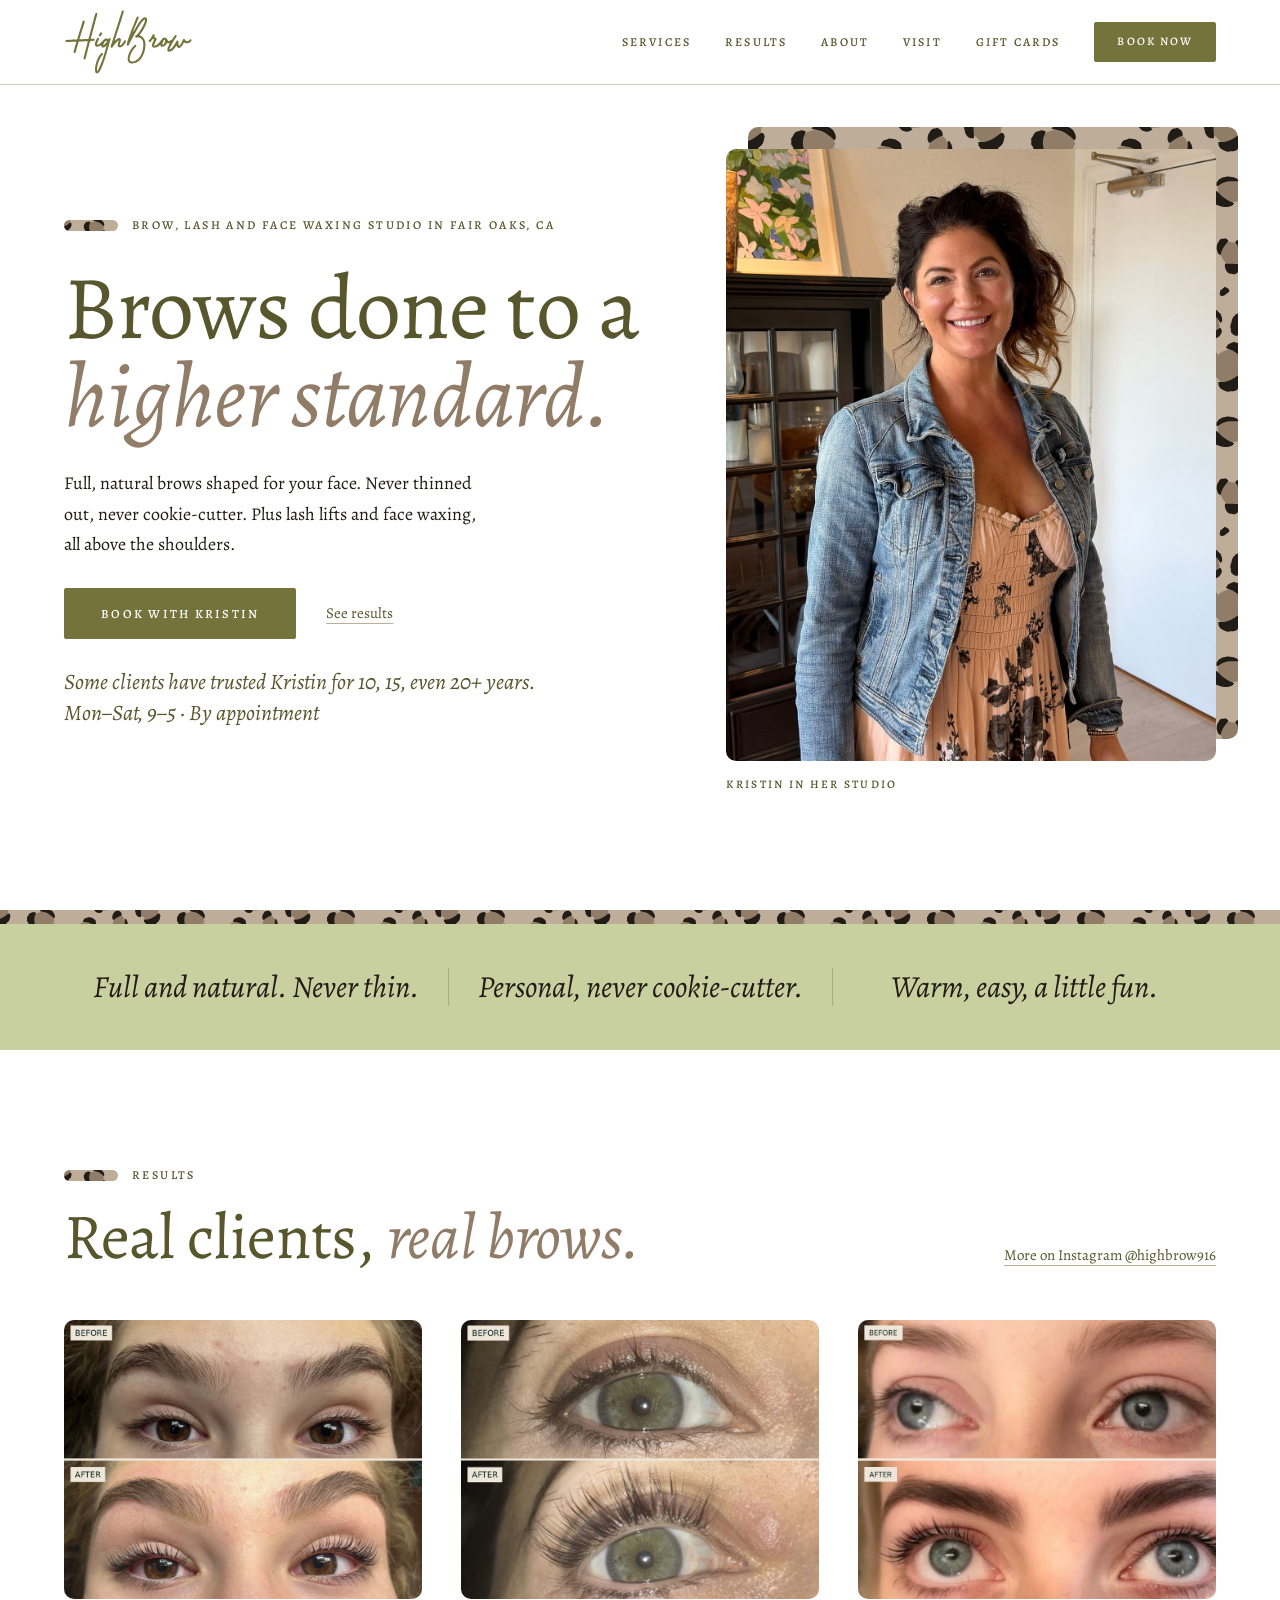
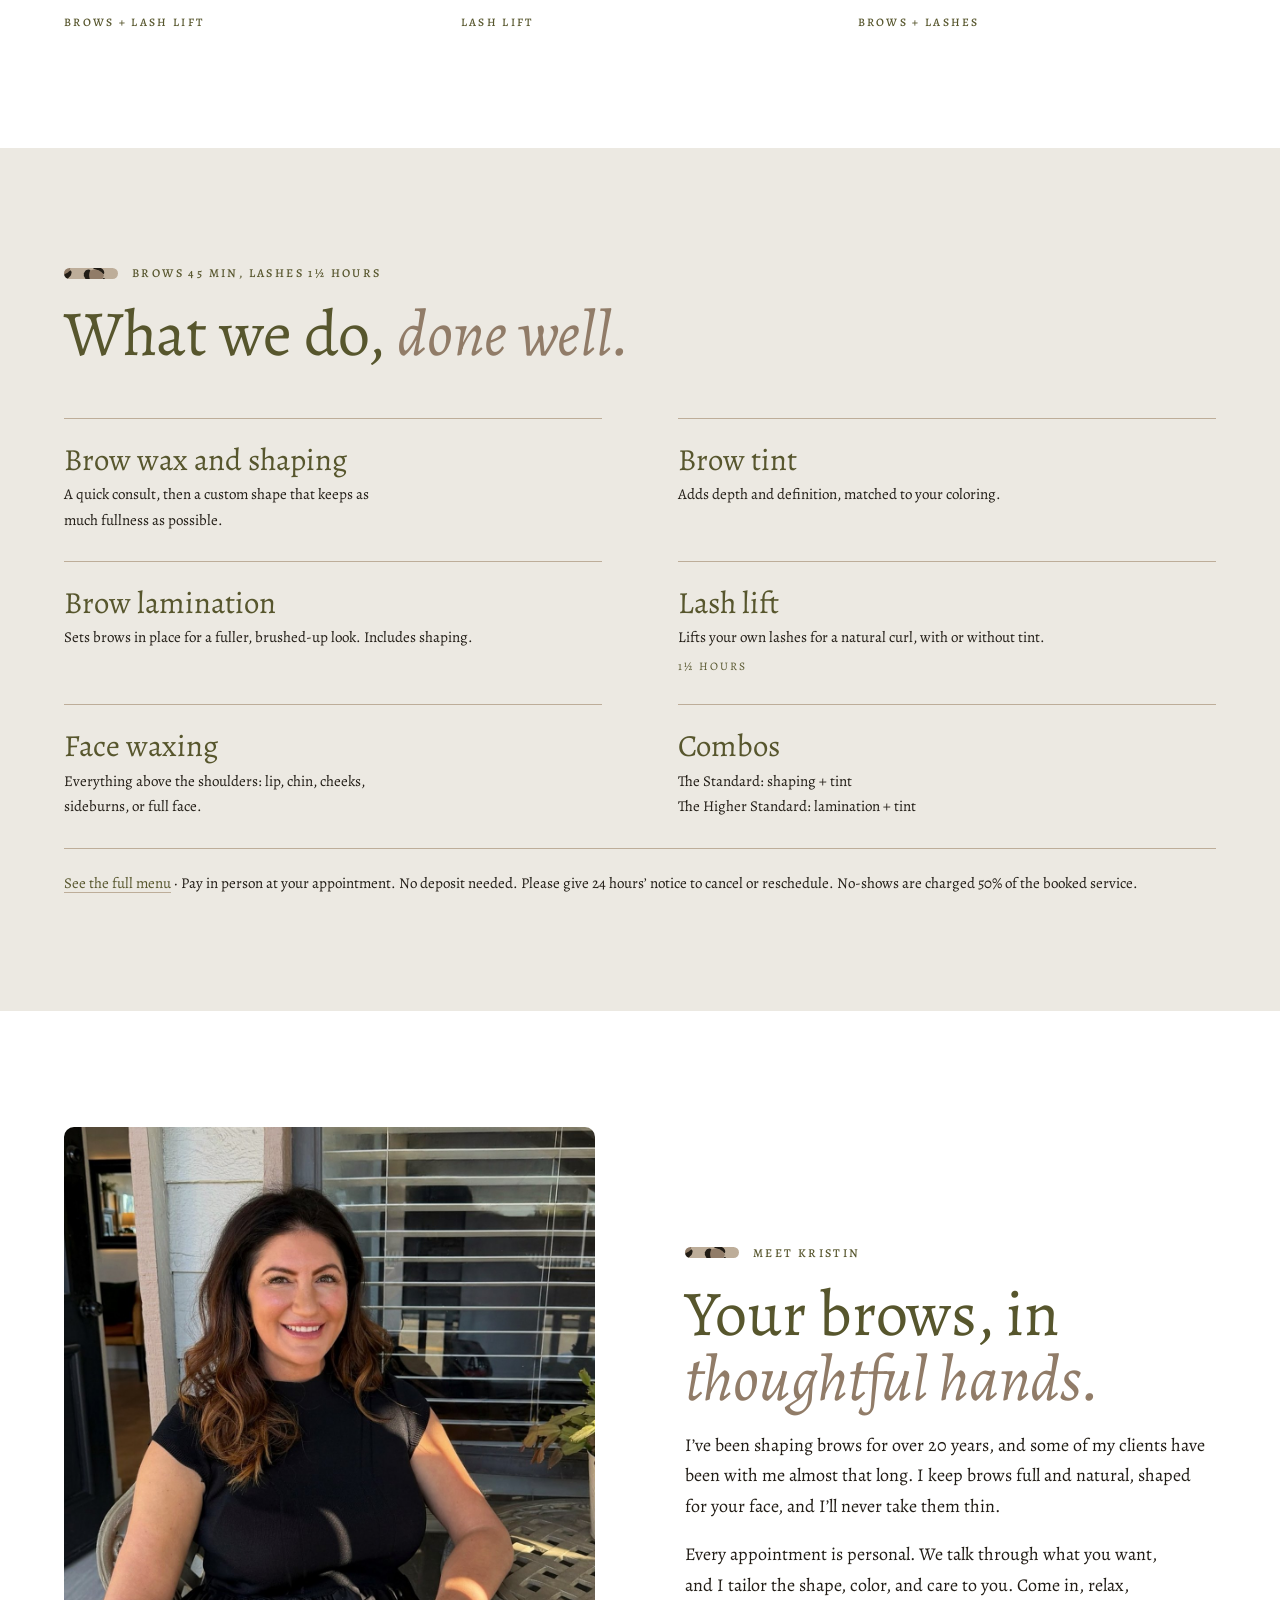
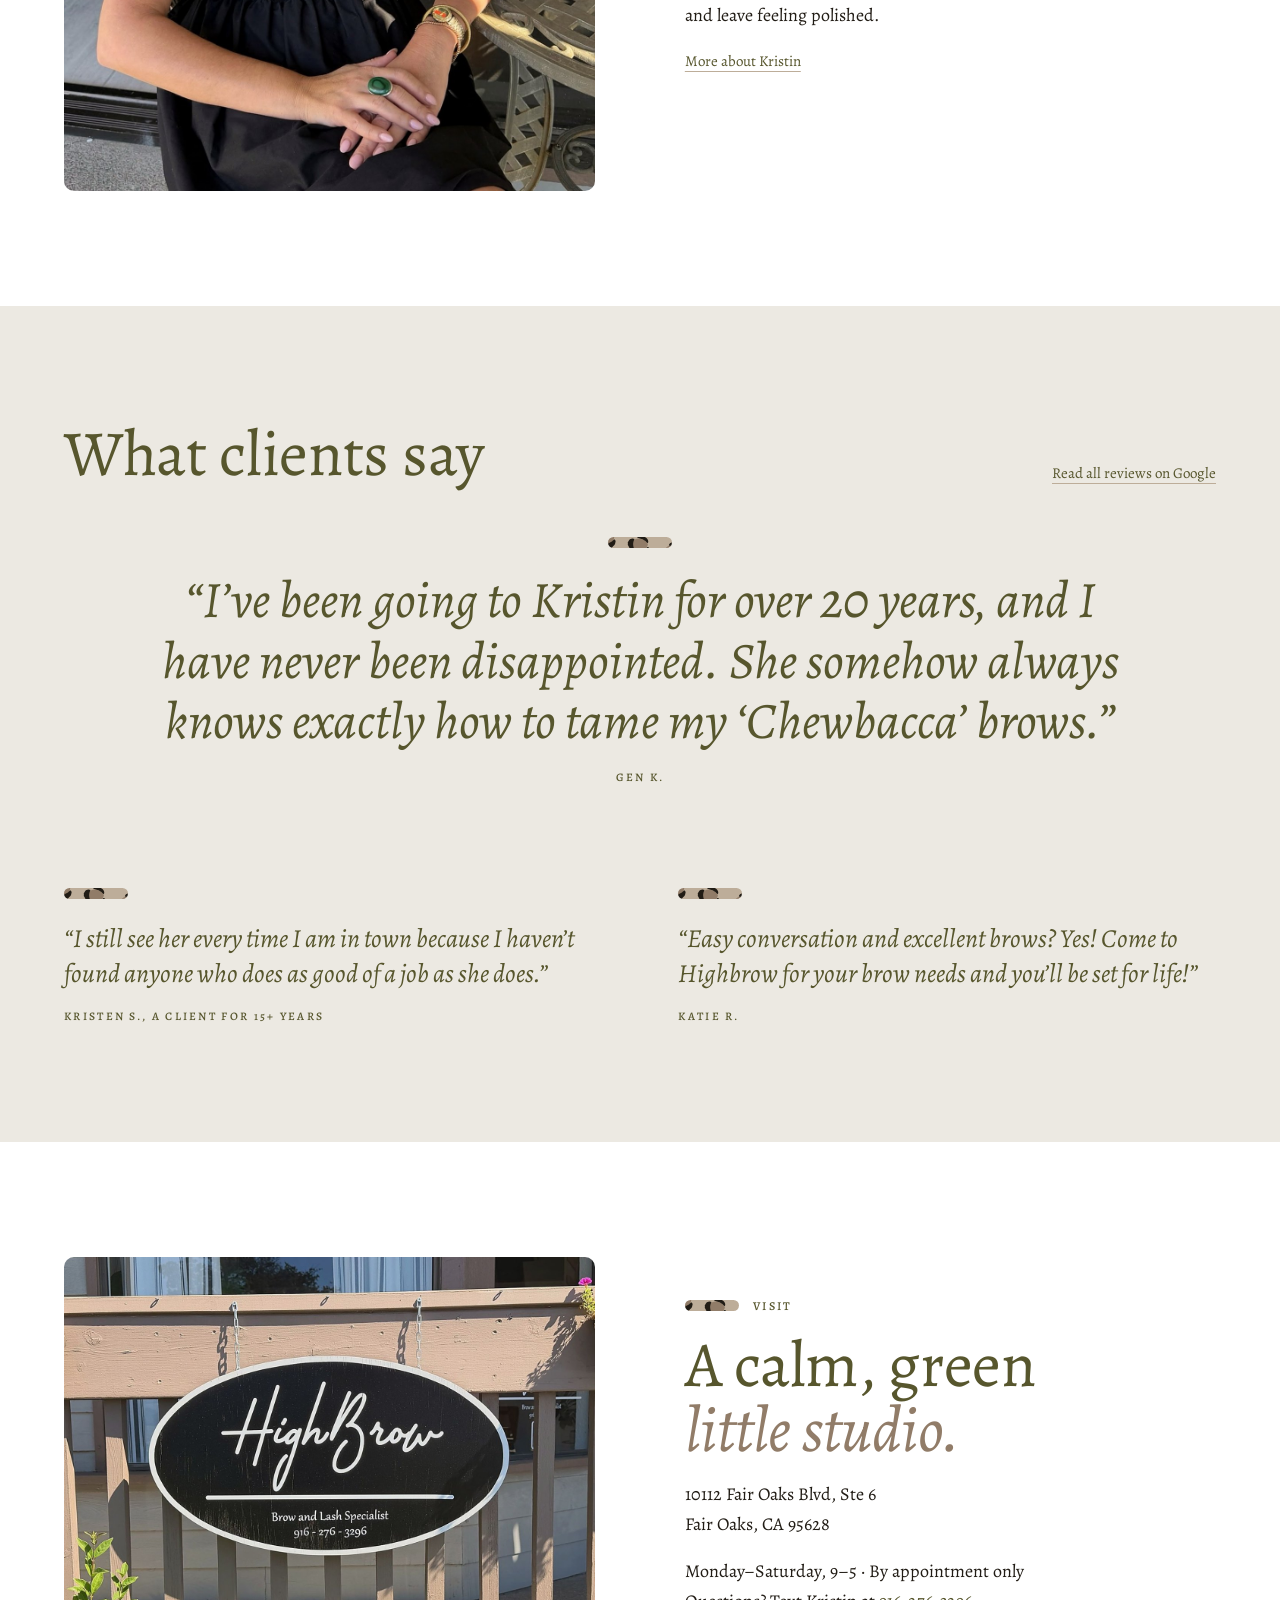
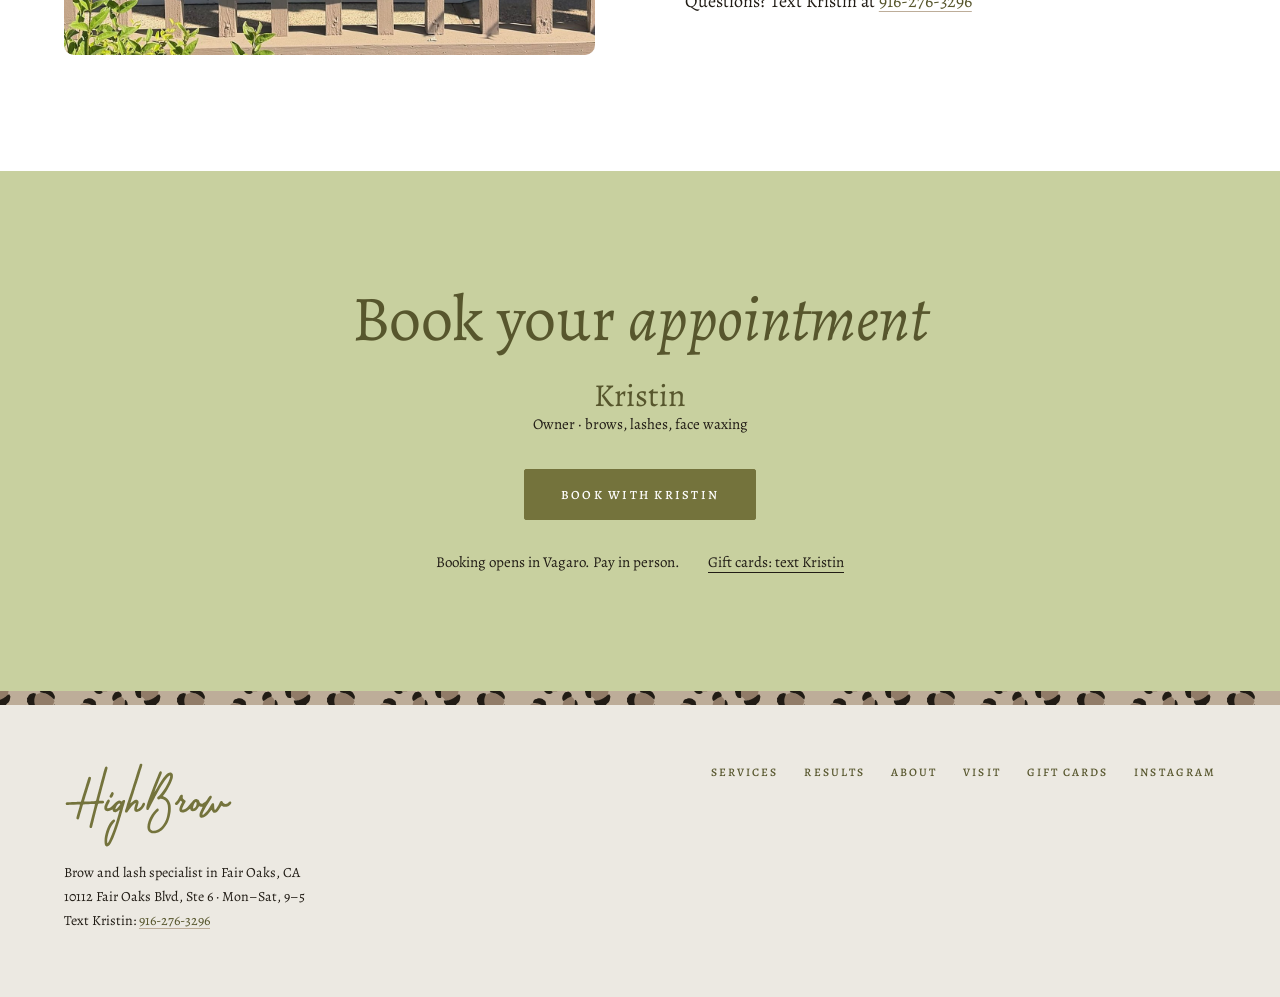
<file: index.html>
<!doctype html>
<html lang="en">
<head>
<meta charset="utf-8">
<meta name="viewport" content="width=device-width, initial-scale=1">
<script>document.documentElement.classList.add('js');setTimeout(function(){if(!window.hbReveal)document.documentElement.classList.remove('js')},2500)</script>
<title>Highbrow | Brow and lash studio in Fair Oaks, CA</title>
<meta name="description" content="Full, natural brows shaped for your face, plus lash lifts and face waxing. Brow specialist Kristin in Fair Oaks, CA. Mon–Sat, 9–5. Book online.">
<meta property="og:type" content="website">
<meta property="og:site_name" content="Highbrow">
<meta property="og:url" content="https://highbrow916.com/">
<meta property="og:title" content="Highbrow | Brow and lash studio in Fair Oaks, CA">
<meta property="og:description" content="Full, natural brows shaped for your face, plus lash lifts and face waxing. Brow specialist Kristin in Fair Oaks, CA. Mon–Sat, 9–5. Book online.">
<meta property="og:image" content="https://highbrow916.com/images/highbrow-share-card-v6.jpg">
<meta property="og:image:width" content="1200">
<meta property="og:image:height" content="630">
<meta property="og:image:alt" content="HighBrow, Brows done to a higher standard: Kristin, owner of Highbrow, smiling in her studio in Fair Oaks, CA">
<meta name="twitter:card" content="summary_large_image">
<link rel="preconnect" href="https://fonts.googleapis.com">
<link rel="preconnect" href="https://fonts.gstatic.com" crossorigin>
<link href="https://fonts.googleapis.com/css2?family=Alegreya:ital,wght@0,400;0,500;1,400&display=swap" rel="stylesheet">
<link rel="stylesheet" href="styles.css">
<script src="site.js" defer></script>
</head>
<body><header class="top"><div class="wrap">
<a class="logo" href="index.html">HighBrow</a>
<nav class="nav" aria-label="Main"><a href="services.html">Services</a><a href="results.html">Results</a><a href="about.html">About</a><a href="visit.html">Visit</a><a href="sms:+19162763296">Gift&nbsp;cards</a><a class="btn" href="https://www.vagaro.com/highbrow">Book now</a></nav>
<details class="menu"><summary>Menu</summary><div class="panel"><a href="services.html">Services</a><a href="results.html">Results</a><a href="about.html">About</a><a href="visit.html">Visit</a><a href="sms:+19162763296">Gift&nbsp;cards</a><a href="https://www.vagaro.com/highbrow">Book&nbsp;now</a></div></details>
</div></header>
<main>
<section class="hero"><div class="copy">
<p class="reveal kicker">Brow, lash and face waxing studio in Fair&nbsp;Oaks,&nbsp;CA</p>
<h1 class="reveal">Brows done to a <em>higher&nbsp;standard.</em></h1>
<p class="reveal lead">Full, natural brows shaped for your face. Never thinned out, never <span class="nw">cookie-cutter.</span> Plus lash lifts and face waxing, all above&nbsp;the&nbsp;shoulders.</p>
<div class="reveal actions"><a class="btn" href="https://www.vagaro.com/highbrow">Book with Kristin</a><a href="results.html">See&nbsp;results</a></div>
<p class="reveal note">Some clients have trusted Kristin for 10, 15, even&nbsp;20+&nbsp;years.<br><span class="nw">Mon–Sat,</span> <span class="nw">9–5</span> ·&nbsp;By&nbsp;appointment</p>
</div><figure class="reveal hero-photo"><span class="frame"><img src="images/kristin_smile.jpg" alt="Kristin, owner of Highbrow, smiling in her studio in Fair Oaks"></span><figcaption>Kristin in&nbsp;her&nbsp;studio</figcaption></figure></section>
<div class="promise"><div class="wrap"><p class="reveal">Full and natural.&nbsp;Never&nbsp;thin.</p><p class="reveal">Personal,&nbsp;never&nbsp;<span class="nw">cookie-cutter.</span></p><p class="reveal">Warm, easy, a&nbsp;little&nbsp;fun.</p></div></div>
<section class="block"><div class="wrap"><div class="head"><div><p class="reveal kicker">Results</p><h2 class="reveal">Real clients, <em>real&nbsp;brows.</em></h2></div><a class="reveal" href="https://www.instagram.com/highbrow916/">More on&nbsp;Instagram&nbsp;@highbrow916</a></div><div class="grid3">
<figure class="reveal"><img src="images/ba_brow_lash.jpg" alt="Before and after: brows and lash lift"><figcaption>Brows +&nbsp;lash&nbsp;lift</figcaption></figure>
<figure class="reveal"><img src="images/ba_lash_green.jpg" alt="Before and after: lash lift"><figcaption>Lash&nbsp;lift</figcaption></figure>
<figure class="reveal"><img src="images/ba_brows_lash_3.jpg" alt="Before and after: brows and lashes"><figcaption>Brows&nbsp;+&nbsp;lashes</figcaption></figure>
</div></div></section>
<section class="block tone"><div class="wrap"><div class="head"><div><p class="reveal kicker">Brows 45 min, lashes&nbsp;1½&nbsp;hours</p><h2 class="reveal">What we do, <em>done&nbsp;well.</em></h2></div></div>
<div class="svc">
<div class="reveal card"><div class="row"><h3>Brow wax and&nbsp;shaping</h3></div><p>A quick consult, then a custom shape that keeps as much fullness&nbsp;as&nbsp;possible.</p></div>
<div class="reveal card"><div class="row"><h3>Brow&nbsp;tint</h3></div><p>Adds depth and definition, matched to&nbsp;your&nbsp;coloring.</p></div>
<div class="reveal card"><div class="row"><h3>Brow&nbsp;lamination</h3></div><p>Sets brows in place for a fuller, <span class="nw">brushed-up</span> look.&nbsp;Includes&nbsp;shaping.</p></div>
<div class="reveal card"><div class="row"><h3>Lash&nbsp;lift</h3></div><p>Lifts your own lashes for a natural curl, with or&nbsp;without&nbsp;tint.</p><span class="time">1½&nbsp;hours</span></div>
<div class="reveal card"><div class="row"><h3>Face&nbsp;waxing</h3></div><p>Everything above the shoulders: lip, chin, cheeks, sideburns, or&nbsp;full&nbsp;face.</p></div>
<div class="reveal card feature"><div class="row"><h3>Combos</h3></div><p>The Standard: shaping&nbsp;+&nbsp;tint<br>The Higher Standard: lamination&nbsp;+&nbsp;tint</p></div>
</div><p class="reveal small" style="margin-top:22px"><a href="services.html">See the full menu</a> · Pay in person at your appointment. No deposit needed. Please give 24 hours’ notice to cancel or reschedule. <span class="nw">No-shows</span> are charged 50% of the&nbsp;booked&nbsp;service.</p></div></section>
<section class="block"><div class="wrap grid2"><img class="reveal photo" src="images/kristin_portrait.jpg" alt="Kristin, owner of Highbrow, smiling outside her studio in Fair Oaks">
<div style="display:flex;flex-direction:column;gap:18px"><p class="reveal kicker">Meet&nbsp;Kristin</p><h2 class="reveal">Your brows, in <em>thoughtful&nbsp;hands.</em></h2>
<p class="reveal">I’ve been shaping brows for over 20 years, and some of my clients have been with me almost that long. I keep brows full and natural, shaped for your face, and I’ll never take&nbsp;them&nbsp;thin.</p>
<p class="reveal">Every appointment is personal. We talk through what you want, and I tailor the shape, color, and care to you. Come in, relax, and leave&nbsp;feeling&nbsp;polished.</p>
<a class="more" href="about.html">More&nbsp;about&nbsp;Kristin</a></div></div></section>
<section class="block tone"><div class="wrap"><div class="head"><h2 class="reveal">What clients&nbsp;say</h2><a class="reveal" href="https://maps.app.goo.gl/ceVY121TUsL2Utbc6">Read all reviews&nbsp;on&nbsp;Google</a></div>
<div class="quotes"><blockquote class="reveal"><p>“I’ve been going to Kristin for over 20 years, and I have never been disappointed. She somehow always knows exactly how to tame my&nbsp;‘Chewbacca’&nbsp;brows.”</p><cite>Gen&nbsp;K.</cite></blockquote><blockquote class="reveal"><p>“I still see her every time I am in town because I haven’t found anyone who does as good of a job as&nbsp;she&nbsp;does.”</p><cite>Kristen S., a client for&nbsp;15+&nbsp;years</cite></blockquote><blockquote class="reveal"><p>“Easy conversation and excellent brows? Yes! Come to Highbrow for your brow needs and you’ll be set&nbsp;for&nbsp;life!”</p><cite>Katie&nbsp;R.</cite></blockquote></div></div></section>
<section class="block"><div class="wrap grid2"><img class="reveal wide" src="images/studio_sign.jpg" alt="The HighBrow sign outside the studio in Fair Oaks: Brow and Lash Specialist, 916-276-3296">
<div style="display:flex;flex-direction:column;gap:16px"><p class="reveal kicker">Visit</p><h2 class="reveal">A calm, green <em>little&nbsp;studio.</em></h2><p class="reveal">10112 Fair Oaks Blvd,&nbsp;Ste&nbsp;6<br>Fair Oaks,&nbsp;CA&nbsp;95628</p><p class="reveal"><span class="nw">Monday–Saturday,</span> <span class="nw">9–5</span> · By&nbsp;appointment&nbsp;only<br>Questions? Text Kristin&nbsp;at&nbsp;<a href="sms:+19162763296"><span class="nw">916-276-3296</span></a></p></div></div></section>
<section class="book"><div class="wrap"><h2 class="reveal" style="margin-bottom:28px">Book your&nbsp;<em>appointment</em></h2>
<div class="reveal card"><div><h3>Kristin</h3><p>Owner · brows, lashes,&nbsp;face&nbsp;waxing</p></div><a class="btn" href="https://www.vagaro.com/highbrow">Book with Kristin</a></div>
<div class="reveal row2"><span>Booking opens in Vagaro. Pay&nbsp;in&nbsp;person.</span><a href="sms:+19162763296">Gift cards:&nbsp;text&nbsp;Kristin</a></div></div></section>
</main>
<footer><div class="wrap">
<div><a class="logo" href="index.html">HighBrow</a><p>Brow and lash specialist in Fair&nbsp;Oaks,&nbsp;CA<br>10112 Fair Oaks Blvd, Ste 6 ·&nbsp;<span class="nw">Mon–Sat,</span>&nbsp;<span class="nw">9–5</span><br>Text&nbsp;Kristin:&nbsp;<a href="sms:+19162763296"><span class="nw">916-276-3296</span></a></p></div>
<nav aria-label="Footer"><a href="services.html">Services</a><a href="results.html">Results</a><a href="about.html">About</a><a href="visit.html">Visit</a><a href="sms:+19162763296">Gift&nbsp;cards</a><a href="https://www.instagram.com/highbrow916/">Instagram</a></nav>
</div></footer>
<div class="mbar"><a class="btn line" href="sms:+19162763296">Text</a><a class="btn" href="https://www.vagaro.com/highbrow">Book now</a></div>
</body>
</html>
</file>
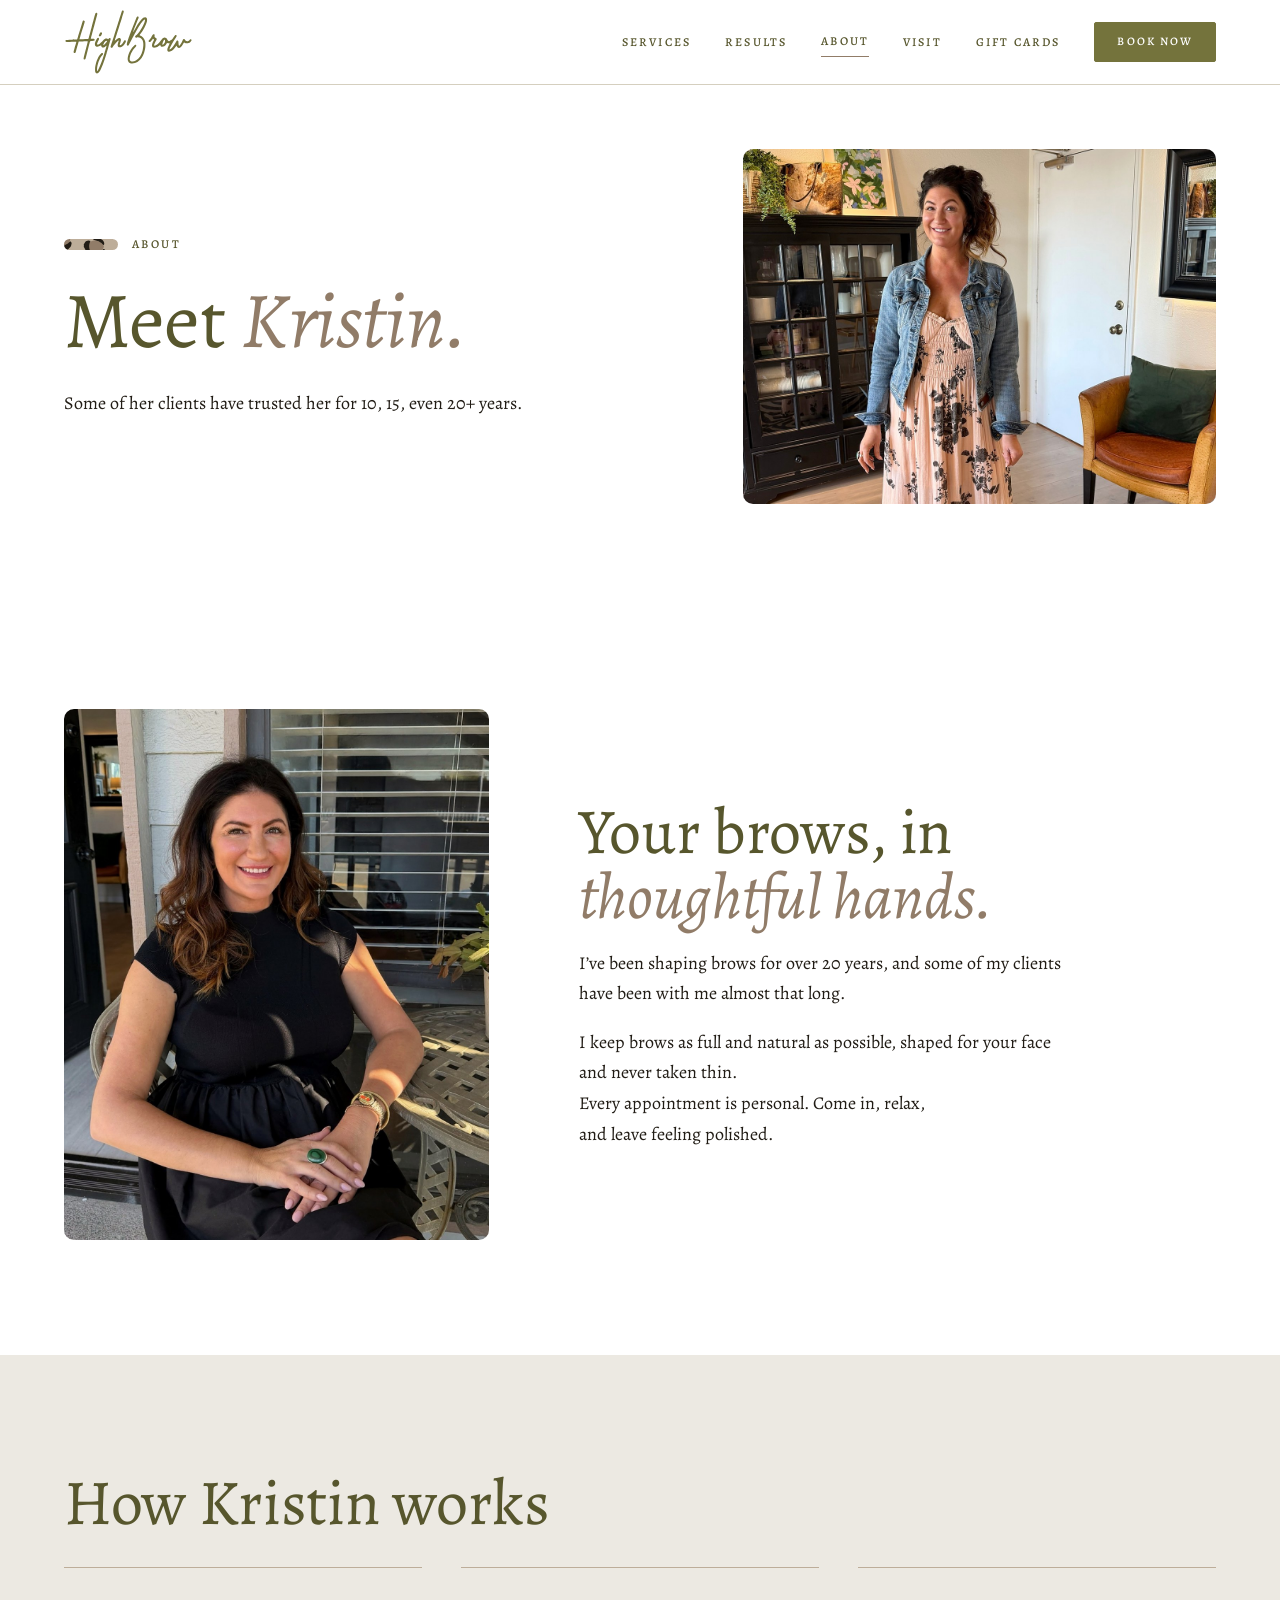
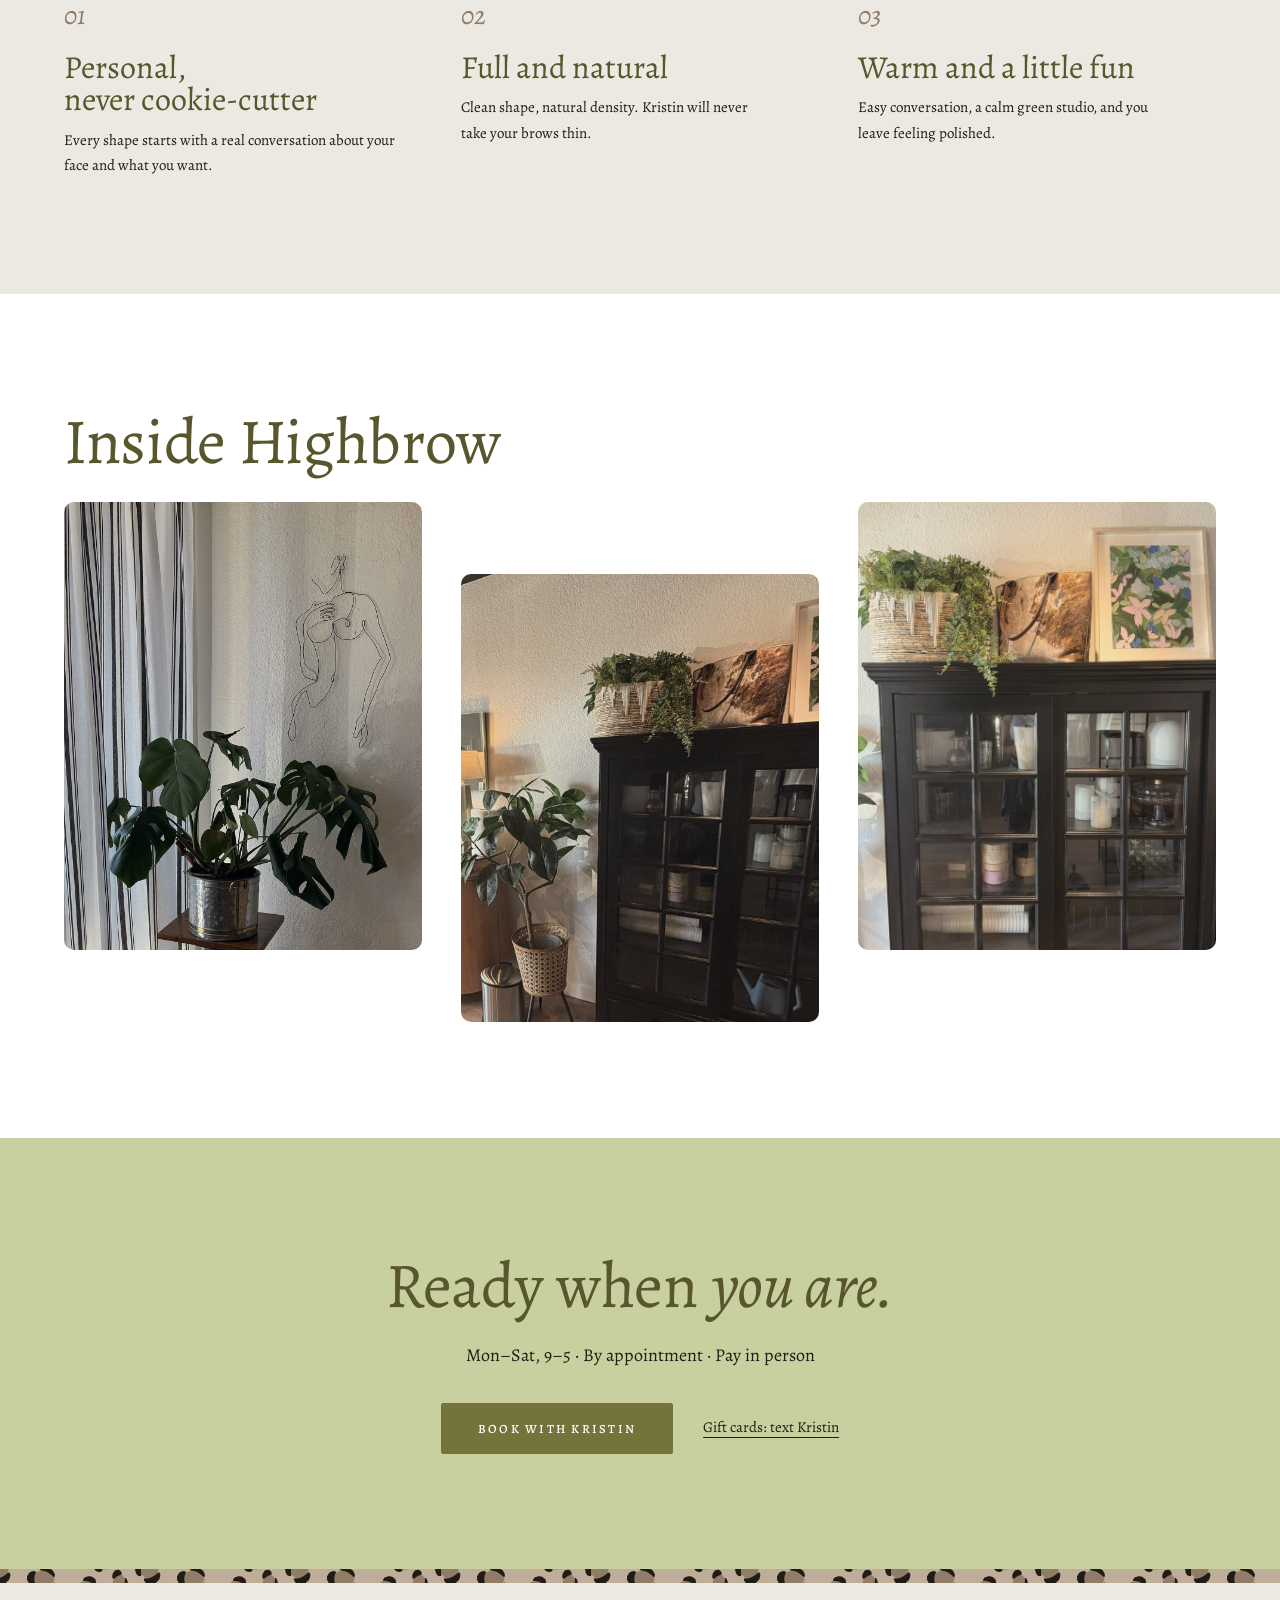
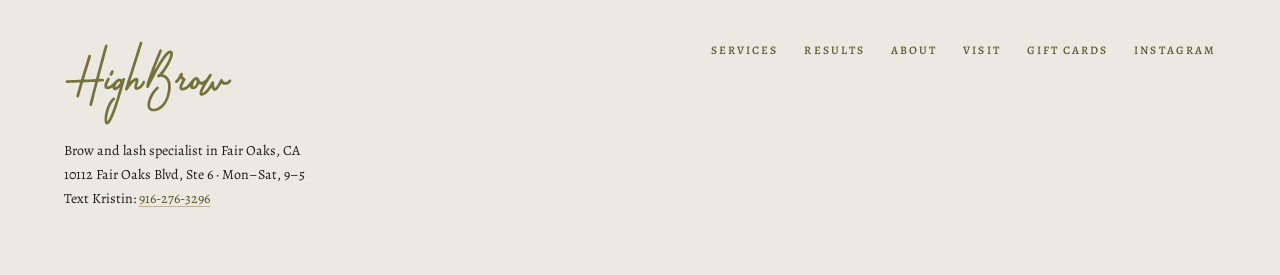
<file: about.html>
<!doctype html>
<html lang="en">
<head>
<meta charset="utf-8">
<meta name="viewport" content="width=device-width, initial-scale=1">
<script>document.documentElement.classList.add('js');setTimeout(function(){if(!window.hbReveal)document.documentElement.classList.remove('js')},2500)</script>
<title>About Kristin | Highbrow, Fair Oaks</title>
<meta name="description" content="Kristin has been shaping full, natural brows for over 20 years at Highbrow in Fair Oaks, CA.">
<meta property="og:type" content="website">
<meta property="og:site_name" content="Highbrow">
<meta property="og:url" content="https://highbrow916.com/about">
<meta property="og:title" content="About Kristin | Highbrow, Fair Oaks">
<meta property="og:description" content="Kristin has been shaping full, natural brows for over 20 years at Highbrow in Fair Oaks, CA.">
<meta property="og:image" content="https://highbrow916.com/images/highbrow-share-card-v6.jpg">
<meta property="og:image:width" content="1200">
<meta property="og:image:height" content="630">
<meta property="og:image:alt" content="HighBrow, Brows done to a higher standard: Kristin, owner of Highbrow, smiling in her studio in Fair Oaks, CA">
<meta name="twitter:card" content="summary_large_image">
<link rel="preconnect" href="https://fonts.googleapis.com">
<link rel="preconnect" href="https://fonts.gstatic.com" crossorigin>
<link href="https://fonts.googleapis.com/css2?family=Alegreya:ital,wght@0,400;0,500;1,400&display=swap" rel="stylesheet">
<link rel="stylesheet" href="styles.css">
<script src="site.js" defer></script>
</head>
<body><header class="top"><div class="wrap">
<a class="logo" href="index.html">HighBrow</a>
<nav class="nav" aria-label="Main"><a href="services.html">Services</a><a href="results.html">Results</a><a href="about.html" aria-current="page">About</a><a href="visit.html">Visit</a><a href="sms:+19162763296">Gift&nbsp;cards</a><a class="btn" href="https://www.vagaro.com/highbrow">Book now</a></nav>
<details class="menu"><summary>Menu</summary><div class="panel"><a href="services.html">Services</a><a href="results.html">Results</a><a href="about.html" aria-current="page">About</a><a href="visit.html">Visit</a><a href="sms:+19162763296">Gift&nbsp;cards</a><a href="https://www.vagaro.com/highbrow">Book&nbsp;now</a></div></details>
</div></header>
<main><section class="hero page-hero"><div class="copy"><p class="reveal kicker">About</p><h1 class="reveal">Meet&nbsp;<em>Kristin.</em></h1><p class="reveal lead one-line">Some of her clients have trusted her for 10, 15, even&nbsp;20+&nbsp;years.</p></div><img class="reveal" src="images/kristin_studio_wide.jpg" alt="Kristin standing in her Fair Oaks studio, by the glass cabinet and leather chair"></section><section class="block"><div class="wrap grid2 about-split"><img class="reveal photo" src="images/kristin_portrait.jpg" alt="Kristin, owner of Highbrow, smiling outside her studio in Fair Oaks">
<div style="display:flex;flex-direction:column;gap:18px"><h2 class="reveal">Your brows, in <em>thoughtful&nbsp;hands.</em></h2><p class="reveal">I’ve been shaping brows for over 20 years, and some of&nbsp;my&nbsp;clients<br class="dk"> <span class="nw">have been with me almost&nbsp;that&nbsp;long.</span></p><p class="reveal">I keep brows as full and natural as possible, shaped for your face and never&nbsp;taken&nbsp;thin.<br>Every appointment is personal. Come in, relax, and <span class="nw">leave&nbsp;feeling&nbsp;polished.</span></p></div></div></section>
<section class="block tone"><div class="wrap"><h2 class="reveal" style="margin-bottom:32px">How Kristin&nbsp;works</h2><div class="grid3 pillars">
<div class="reveal card"><h3>Personal, never&nbsp;<span class="nw">cookie-cutter</span></h3><p>Every shape starts with a real conversation about your face and what&nbsp;you&nbsp;want.</p></div>
<div class="reveal card"><h3>Full and&nbsp;natural</h3><p>Clean shape, natural density. Kristin will never take your&nbsp;brows&nbsp;thin.</p></div>
<div class="reveal card"><h3>Warm and a little&nbsp;fun</h3><p>Easy conversation, a calm green studio, and you leave&nbsp;feeling&nbsp;polished.</p></div></div></div></section>
<section class="block"><div class="wrap"><h2 class="reveal" style="margin-bottom:28px">Inside&nbsp;Highbrow</h2><div class="grid3 gallery">
<img class="reveal photo" src="images/hero_monstera.jpg" alt="Monstera and line art"><img class="reveal photo" src="images/studio_room.jpg" alt="The studio room"><img class="reveal photo" src="images/studio_cabinet.jpg" alt="Cabinet with plants and cowhide"></div></div></section><section class="cta"><h2 class="reveal">Ready when <em>you&nbsp;are.</em></h2><p class="reveal"><span class="nw">Mon–Sat,</span> <span class="nw">9–5</span> · By appointment · Pay&nbsp;in&nbsp;person</p><div class="reveal actions"><a class="btn" href="https://www.vagaro.com/highbrow">Book with Kristin</a><a href="sms:+19162763296">Gift cards:&nbsp;text&nbsp;Kristin</a></div></section></main>
<footer><div class="wrap">
<div><a class="logo" href="index.html">HighBrow</a><p>Brow and lash specialist in Fair&nbsp;Oaks,&nbsp;CA<br>10112 Fair Oaks Blvd, Ste 6 ·&nbsp;<span class="nw">Mon–Sat,</span>&nbsp;<span class="nw">9–5</span><br>Text&nbsp;Kristin:&nbsp;<a href="sms:+19162763296"><span class="nw">916-276-3296</span></a></p></div>
<nav aria-label="Footer"><a href="services.html">Services</a><a href="results.html">Results</a><a href="about.html">About</a><a href="visit.html">Visit</a><a href="sms:+19162763296">Gift&nbsp;cards</a><a href="https://www.instagram.com/highbrow916/">Instagram</a></nav>
</div></footer>
<div class="mbar"><a class="btn line" href="sms:+19162763296">Text</a><a class="btn" href="https://www.vagaro.com/highbrow">Book now</a></div>
</body>
</html>
</file>
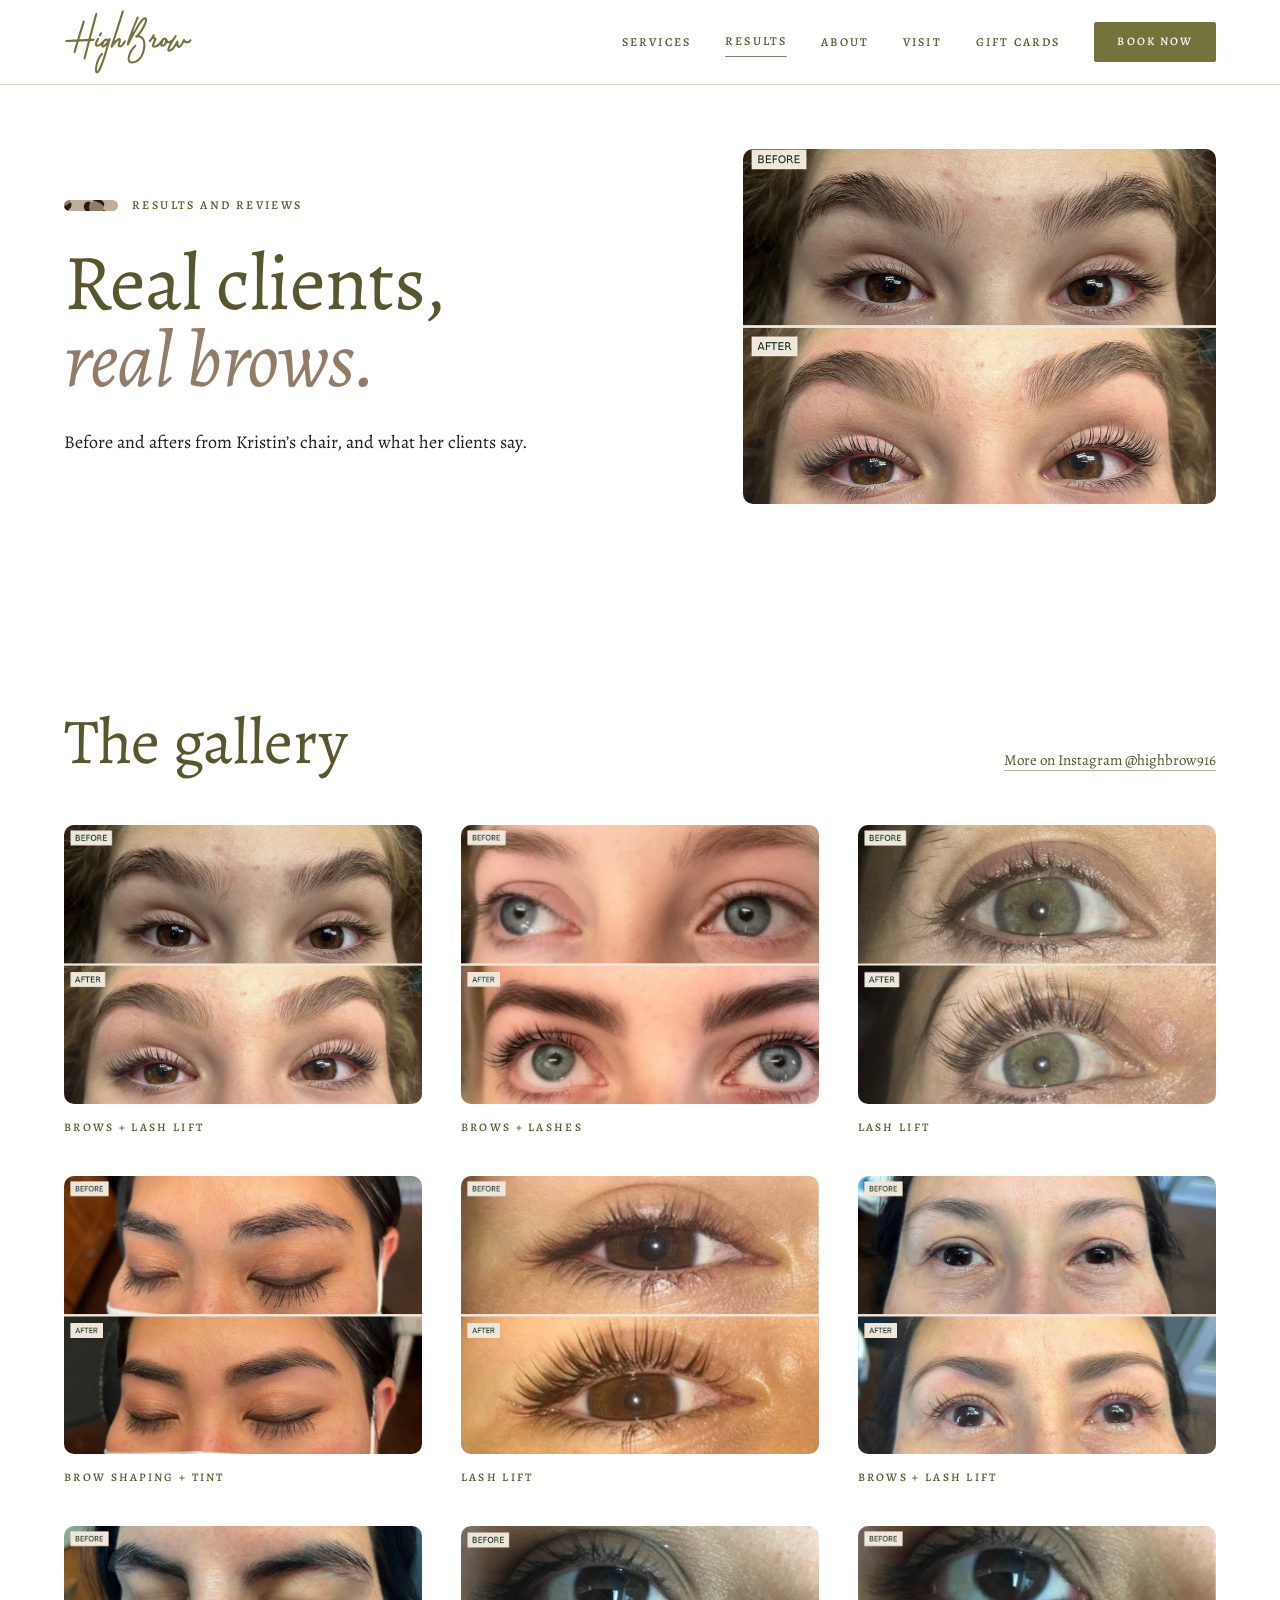
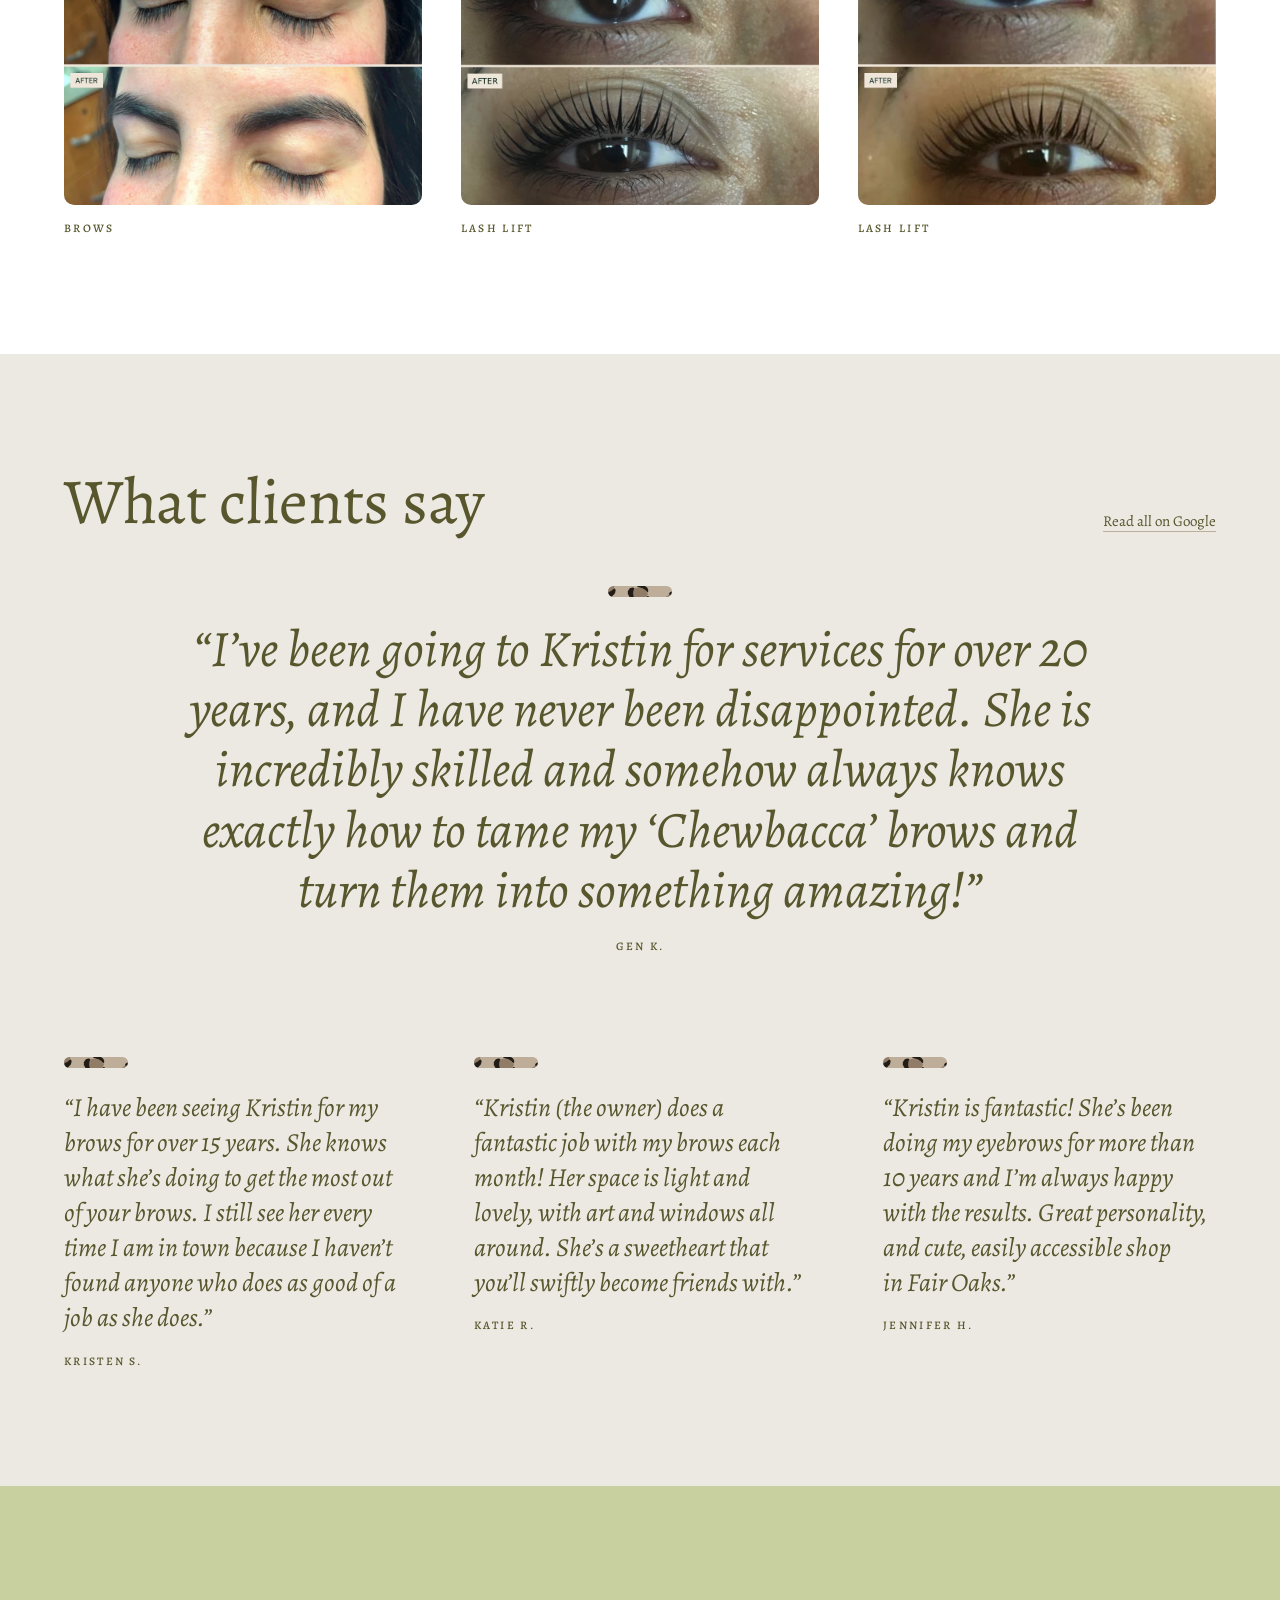
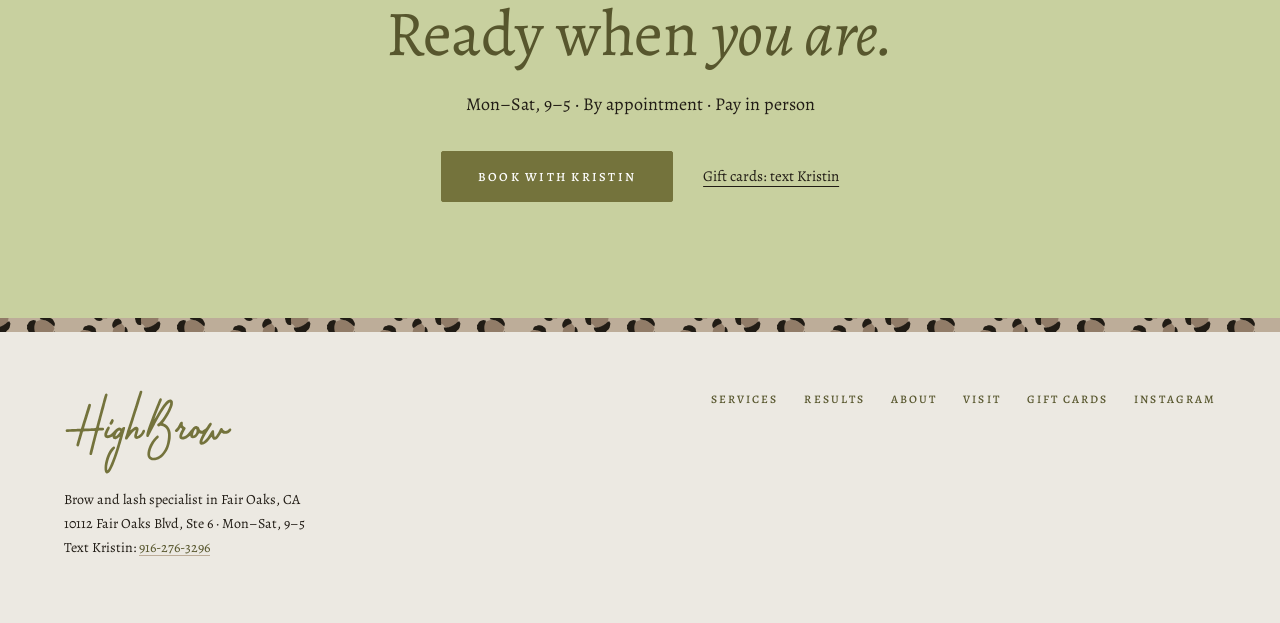
<file: results.html>
<!doctype html>
<html lang="en">
<head>
<meta charset="utf-8">
<meta name="viewport" content="width=device-width, initial-scale=1">
<script>document.documentElement.classList.add('js');setTimeout(function(){if(!window.hbReveal)document.documentElement.classList.remove('js')},2500)</script>
<title>Results and reviews | Highbrow, Fair Oaks</title>
<meta name="description" content="Before and afters and client reviews for Highbrow, brow and lash studio in Fair Oaks, CA.">
<meta property="og:type" content="website">
<meta property="og:site_name" content="Highbrow">
<meta property="og:url" content="https://highbrow916.com/results">
<meta property="og:title" content="Results and reviews | Highbrow, Fair Oaks">
<meta property="og:description" content="Before and afters and client reviews for Highbrow, brow and lash studio in Fair Oaks, CA.">
<meta property="og:image" content="https://highbrow916.com/images/highbrow-share-card-v6.jpg">
<meta property="og:image:width" content="1200">
<meta property="og:image:height" content="630">
<meta property="og:image:alt" content="HighBrow, Brows done to a higher standard: Kristin, owner of Highbrow, smiling in her studio in Fair Oaks, CA">
<meta name="twitter:card" content="summary_large_image">
<link rel="preconnect" href="https://fonts.googleapis.com">
<link rel="preconnect" href="https://fonts.gstatic.com" crossorigin>
<link href="https://fonts.googleapis.com/css2?family=Alegreya:ital,wght@0,400;0,500;1,400&display=swap" rel="stylesheet">
<link rel="stylesheet" href="styles.css">
<script src="site.js" defer></script>
</head>
<body><header class="top"><div class="wrap">
<a class="logo" href="index.html">HighBrow</a>
<nav class="nav" aria-label="Main"><a href="services.html">Services</a><a href="results.html" aria-current="page">Results</a><a href="about.html">About</a><a href="visit.html">Visit</a><a href="sms:+19162763296">Gift&nbsp;cards</a><a class="btn" href="https://www.vagaro.com/highbrow">Book now</a></nav>
<details class="menu"><summary>Menu</summary><div class="panel"><a href="services.html">Services</a><a href="results.html" aria-current="page">Results</a><a href="about.html">About</a><a href="visit.html">Visit</a><a href="sms:+19162763296">Gift&nbsp;cards</a><a href="https://www.vagaro.com/highbrow">Book&nbsp;now</a></div></details>
</div></header>
<main><section class="hero page-hero"><div class="copy"><p class="reveal kicker">Results&nbsp;and&nbsp;reviews</p><h1 class="reveal">Real clients, <em>real&nbsp;brows.</em></h1><p class="reveal lead">Before and afters from Kristin’s chair, and what her&nbsp;clients&nbsp;say.</p></div><img class="reveal" src="images/ba_brow_lash.jpg" alt="Before and after brows and lash lift"></section><section class="block"><div class="wrap"><div class="head"><h2 class="reveal">The&nbsp;gallery</h2><a class="reveal" href="https://www.instagram.com/highbrow916/">More on&nbsp;Instagram&nbsp;@highbrow916</a></div><div class="grid3">
<figure class="reveal"><img src="images/ba_brow_lash.jpg" alt="Before and after: brows and lash lift"><figcaption>Brows +&nbsp;lash&nbsp;lift</figcaption></figure>
<figure class="reveal"><img src="images/ba_brows_lash_3.jpg" alt="Before and after: brows and lashes"><figcaption>Brows&nbsp;+&nbsp;lashes</figcaption></figure>
<figure class="reveal"><img src="images/ba_lash_green.jpg" alt="Before and after: lash lift"><figcaption>Lash&nbsp;lift</figcaption></figure>
<figure class="reveal"><img src="images/ba_brow_color.jpg" alt="Before and after: brow shaping and tint"><figcaption>Brow shaping&nbsp;+&nbsp;tint</figcaption></figure>
<figure class="reveal"><img src="images/ba_lash_lift_2.jpg" alt="Before and after: lash lift"><figcaption>Lash&nbsp;lift</figcaption></figure>
<figure class="reveal"><img src="images/ba_brows_lash_2.jpg" alt="Before and after: brows and lash lift"><figcaption>Brows +&nbsp;lash&nbsp;lift</figcaption></figure>
<figure class="reveal"><img src="images/ba_brow_shape.jpg" alt="Before and after: brows"><figcaption>Brows</figcaption></figure>
<figure class="reveal"><img src="images/ba_lash_brown.jpg" alt="Before and after: lash lift"><figcaption>Lash&nbsp;lift</figcaption></figure>
<figure class="reveal"><img src="images/ba_lash_lift_3.jpg" alt="Before and after: lash lift"><figcaption>Lash&nbsp;lift</figcaption></figure>
</div></div></section><section class="block tone"><div class="wrap"><div class="head"><h2 class="reveal">What clients&nbsp;say</h2><span class="reveal small"><a href="https://maps.app.goo.gl/ceVY121TUsL2Utbc6">Read all&nbsp;on&nbsp;Google</a></span></div><div class="quotes q3"><blockquote class="reveal"><p>“I’ve been going to Kristin for services for over 20 years, and I have never been disappointed. She is incredibly skilled and somehow always knows exactly how to tame my ‘Chewbacca’ brows and turn them into&nbsp;something&nbsp;amazing!”</p><cite>Gen&nbsp;K.</cite></blockquote><blockquote class="reveal"><p>“I have been seeing Kristin for my brows for over 15 years. She knows what she’s doing to get the most out of your brows. I still see her every time I am in town because I haven’t found anyone who does as good of a job as&nbsp;she&nbsp;does.”</p><cite>Kristen&nbsp;S.</cite></blockquote><blockquote class="reveal"><p>“Kristin (the owner) does a fantastic job with my brows each month! Her space is light and lovely, with art and windows all around. She’s a sweetheart that you’ll swiftly become&nbsp;friends&nbsp;with.”</p><cite>Katie&nbsp;R.</cite></blockquote><blockquote class="reveal"><p>“Kristin is fantastic! She’s been doing my eyebrows for more than 10 years and I’m always happy with the results. Great personality, and cute, easily accessible shop in&nbsp;Fair&nbsp;Oaks.”</p><cite>Jennifer&nbsp;H.</cite></blockquote></div></div></section><section class="cta"><h2 class="reveal">Ready when <em>you&nbsp;are.</em></h2><p class="reveal"><span class="nw">Mon–Sat,</span> <span class="nw">9–5</span> · By appointment · Pay&nbsp;in&nbsp;person</p><div class="reveal actions"><a class="btn" href="https://www.vagaro.com/highbrow">Book with Kristin</a><a href="sms:+19162763296">Gift cards:&nbsp;text&nbsp;Kristin</a></div></section></main>
<footer><div class="wrap">
<div><a class="logo" href="index.html">HighBrow</a><p>Brow and lash specialist in Fair&nbsp;Oaks,&nbsp;CA<br>10112 Fair Oaks Blvd, Ste 6 ·&nbsp;<span class="nw">Mon–Sat,</span>&nbsp;<span class="nw">9–5</span><br>Text&nbsp;Kristin:&nbsp;<a href="sms:+19162763296"><span class="nw">916-276-3296</span></a></p></div>
<nav aria-label="Footer"><a href="services.html">Services</a><a href="results.html">Results</a><a href="about.html">About</a><a href="visit.html">Visit</a><a href="sms:+19162763296">Gift&nbsp;cards</a><a href="https://www.instagram.com/highbrow916/">Instagram</a></nav>
</div></footer>
<div class="mbar"><a class="btn line" href="sms:+19162763296">Text</a><a class="btn" href="https://www.vagaro.com/highbrow">Book now</a></div>
</body>
</html>
</file>
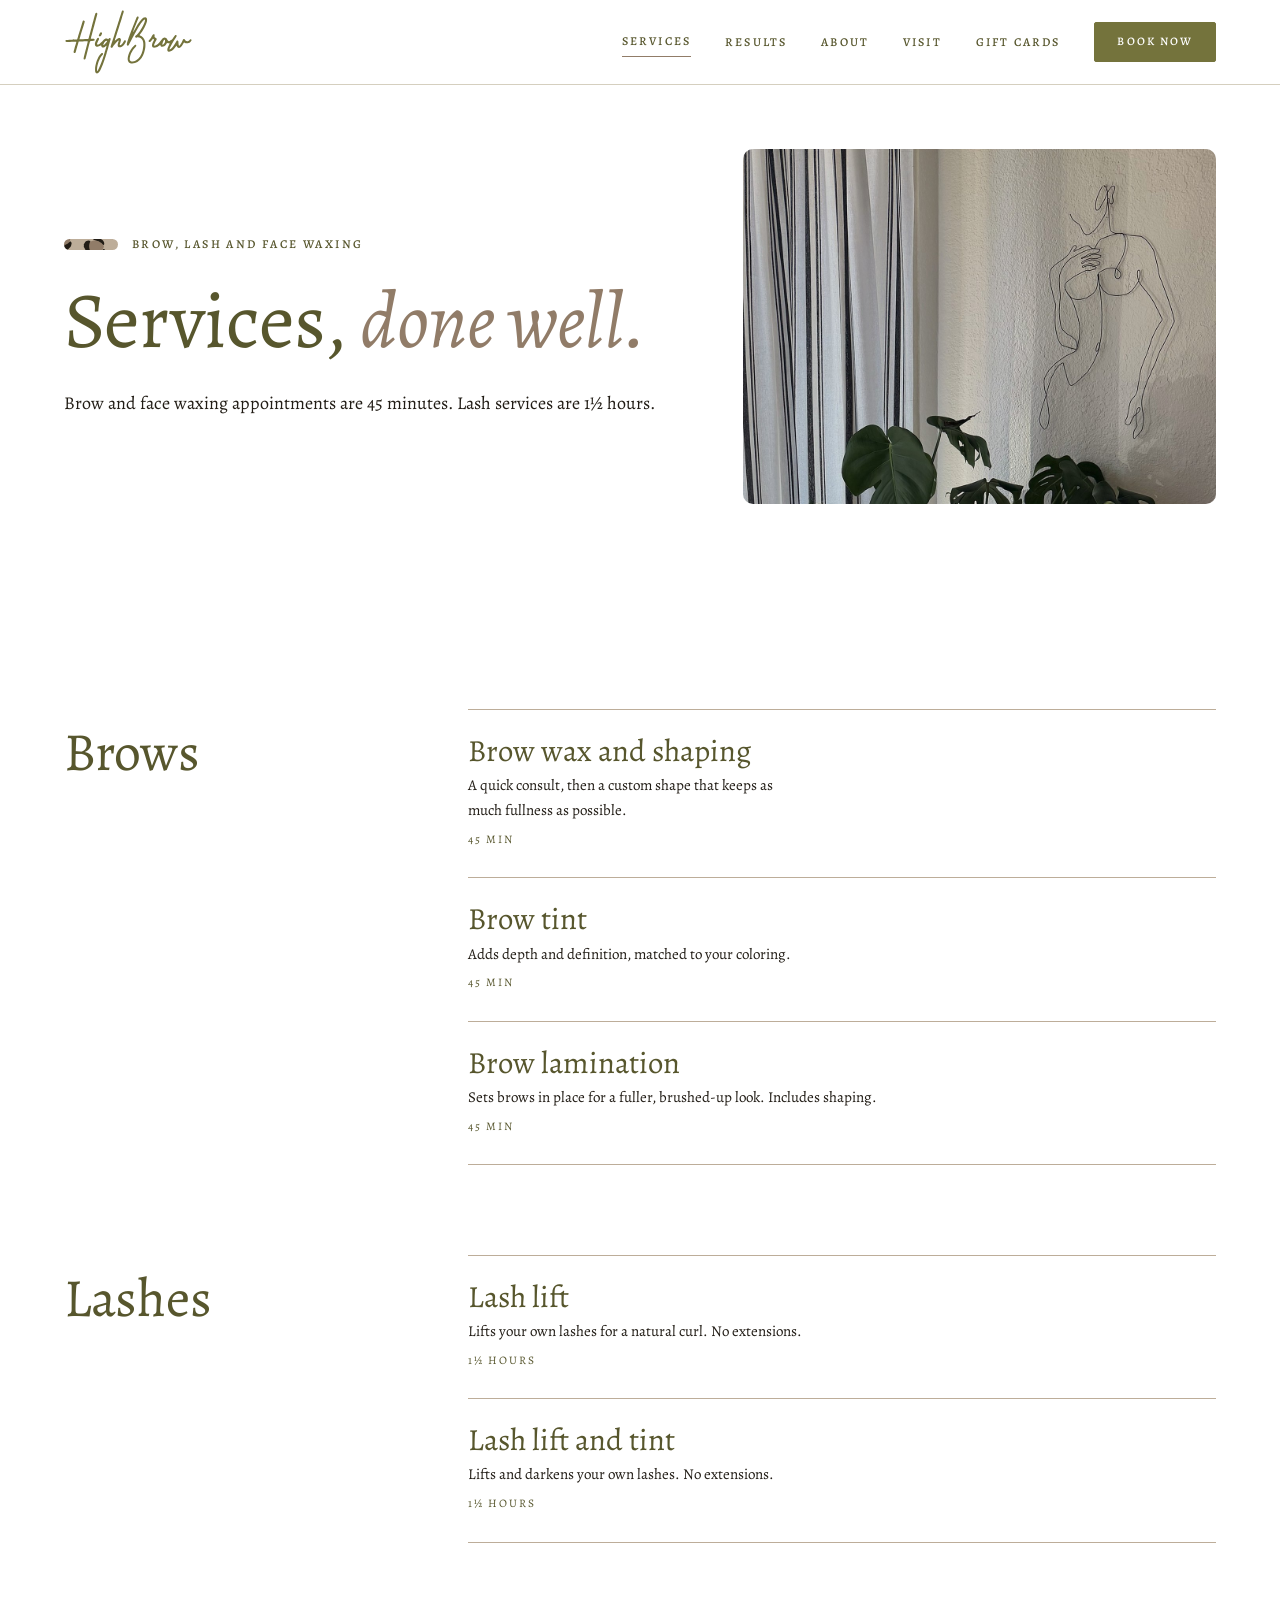
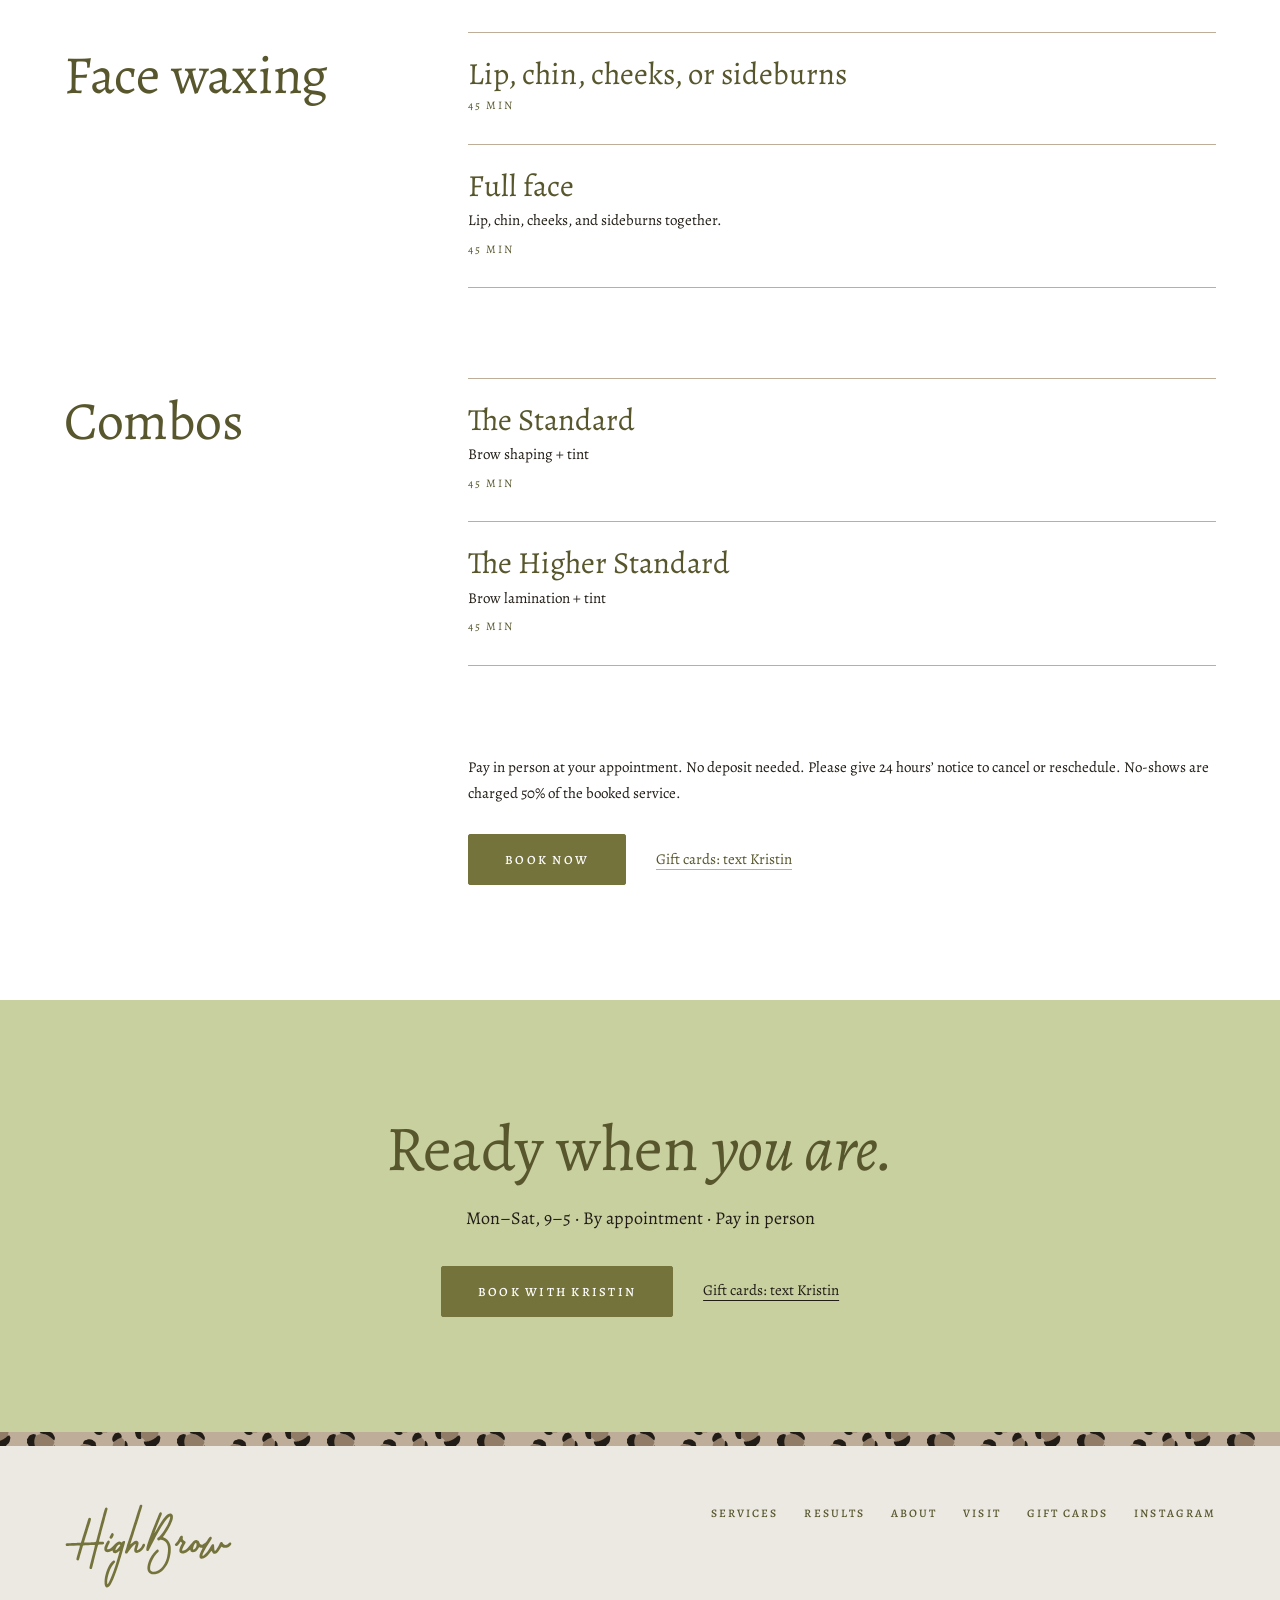
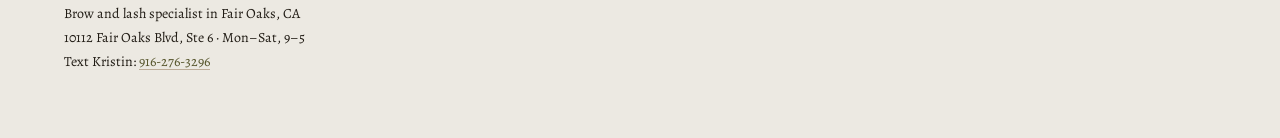
<file: services.html>
<!doctype html>
<html lang="en">
<head>
<meta charset="utf-8">
<meta name="viewport" content="width=device-width, initial-scale=1">
<script>document.documentElement.classList.add('js');setTimeout(function(){if(!window.hbReveal)document.documentElement.classList.remove('js')},2500)</script>
<title>Services | Highbrow, Fair Oaks</title>
<meta name="description" content="Brow shaping, tint, lamination, lash lifts, face waxing and combos at Highbrow in Fair Oaks, CA.">
<meta property="og:type" content="website">
<meta property="og:site_name" content="Highbrow">
<meta property="og:url" content="https://highbrow916.com/services">
<meta property="og:title" content="Services | Highbrow, Fair Oaks">
<meta property="og:description" content="Brow shaping, tint, lamination, lash lifts, face waxing and combos at Highbrow in Fair Oaks, CA.">
<meta property="og:image" content="https://highbrow916.com/images/highbrow-share-card-v6.jpg">
<meta property="og:image:width" content="1200">
<meta property="og:image:height" content="630">
<meta property="og:image:alt" content="HighBrow, Brows done to a higher standard: Kristin, owner of Highbrow, smiling in her studio in Fair Oaks, CA">
<meta name="twitter:card" content="summary_large_image">
<link rel="preconnect" href="https://fonts.googleapis.com">
<link rel="preconnect" href="https://fonts.gstatic.com" crossorigin>
<link href="https://fonts.googleapis.com/css2?family=Alegreya:ital,wght@0,400;0,500;1,400&display=swap" rel="stylesheet">
<link rel="stylesheet" href="styles.css">
<script src="site.js" defer></script>
</head>
<body><header class="top"><div class="wrap">
<a class="logo" href="index.html">HighBrow</a>
<nav class="nav" aria-label="Main"><a href="services.html" aria-current="page">Services</a><a href="results.html">Results</a><a href="about.html">About</a><a href="visit.html">Visit</a><a href="sms:+19162763296">Gift&nbsp;cards</a><a class="btn" href="https://www.vagaro.com/highbrow">Book now</a></nav>
<details class="menu"><summary>Menu</summary><div class="panel"><a href="services.html" aria-current="page">Services</a><a href="results.html">Results</a><a href="about.html">About</a><a href="visit.html">Visit</a><a href="sms:+19162763296">Gift&nbsp;cards</a><a href="https://www.vagaro.com/highbrow">Book&nbsp;now</a></div></details>
</div></header>
<main><section class="hero page-hero"><div class="copy"><p class="reveal kicker">Brow, lash and&nbsp;face&nbsp;waxing</p><h1 class="reveal">Services, <em>done&nbsp;well.</em></h1><p class="reveal lead">Brow and face waxing appointments are 45 minutes. Lash services are&nbsp;1½&nbsp;hours.</p></div><img class="reveal" src="images/hero_monstera.jpg" alt="Monstera in the Highbrow studio"></section><section class="block"><div class="wrap"><div class="group"><h2 class="reveal">Brows</h2><div class="svc"><div class="reveal card"><div class="row"><h3>Brow wax and&nbsp;shaping</h3></div><p>A quick consult, then a custom shape that keeps as much fullness&nbsp;as&nbsp;possible.</p><span class="time">45&nbsp;min</span></div><div class="reveal card"><div class="row"><h3>Brow&nbsp;tint</h3></div><p>Adds depth and definition, matched to&nbsp;your&nbsp;coloring.</p><span class="time">45&nbsp;min</span></div><div class="reveal card"><div class="row"><h3>Brow&nbsp;lamination</h3></div><p>Sets brows in place for a fuller, <span class="nw">brushed-up</span> look.&nbsp;Includes&nbsp;shaping.</p><span class="time">45&nbsp;min</span></div></div></div><div class="group"><h2 class="reveal">Lashes</h2><div class="svc"><div class="reveal card"><div class="row"><h3>Lash&nbsp;lift</h3></div><p>Lifts your own lashes for a natural curl.&nbsp;No&nbsp;extensions.</p><span class="time">1½&nbsp;hours</span></div><div class="reveal card"><div class="row"><h3>Lash lift and&nbsp;tint</h3></div><p>Lifts and darkens your own lashes.&nbsp;No&nbsp;extensions.</p><span class="time">1½&nbsp;hours</span></div></div></div><div class="group"><h2 class="reveal">Face&nbsp;waxing</h2><div class="svc"><div class="reveal card"><div class="row"><h3>Lip, chin, cheeks, or&nbsp;sideburns</h3></div><span class="time">45&nbsp;min</span></div><div class="reveal card"><div class="row"><h3>Full&nbsp;face</h3></div><p>Lip, chin, cheeks, and&nbsp;sideburns&nbsp;together.</p><span class="time">45&nbsp;min</span></div></div></div><div class="group"><h2 class="reveal">Combos</h2><div class="svc"><div class="reveal card"><div class="row"><h3>The&nbsp;Standard</h3></div><p>Brow shaping&nbsp;+&nbsp;tint</p><span class="time">45&nbsp;min</span></div><div class="reveal card"><div class="row"><h3>The Higher&nbsp;Standard</h3></div><p>Brow lamination&nbsp;+&nbsp;tint</p><span class="time">45&nbsp;min</span></div></div></div><p class="reveal small">Pay in person at your appointment. No deposit needed. Please give 24 hours’ notice to cancel or reschedule. <span class="nw">No-shows</span> are charged 50% of the&nbsp;booked&nbsp;service.</p><div class="reveal actions" style="margin-top:28px"><a class="btn" href="https://www.vagaro.com/highbrow">Book now</a><a href="sms:+19162763296">Gift cards:&nbsp;text&nbsp;Kristin</a></div></div></section><section class="cta"><h2 class="reveal">Ready when <em>you&nbsp;are.</em></h2><p class="reveal"><span class="nw">Mon–Sat,</span> <span class="nw">9–5</span> · By appointment · Pay&nbsp;in&nbsp;person</p><div class="reveal actions"><a class="btn" href="https://www.vagaro.com/highbrow">Book with Kristin</a><a href="sms:+19162763296">Gift cards:&nbsp;text&nbsp;Kristin</a></div></section></main>
<footer><div class="wrap">
<div><a class="logo" href="index.html">HighBrow</a><p>Brow and lash specialist in Fair&nbsp;Oaks,&nbsp;CA<br>10112 Fair Oaks Blvd, Ste 6 ·&nbsp;<span class="nw">Mon–Sat,</span>&nbsp;<span class="nw">9–5</span><br>Text&nbsp;Kristin:&nbsp;<a href="sms:+19162763296"><span class="nw">916-276-3296</span></a></p></div>
<nav aria-label="Footer"><a href="services.html">Services</a><a href="results.html">Results</a><a href="about.html">About</a><a href="visit.html">Visit</a><a href="sms:+19162763296">Gift&nbsp;cards</a><a href="https://www.instagram.com/highbrow916/">Instagram</a></nav>
</div></footer>
<div class="mbar"><a class="btn line" href="sms:+19162763296">Text</a><a class="btn" href="https://www.vagaro.com/highbrow">Book now</a></div>
</body>
</html>
</file>
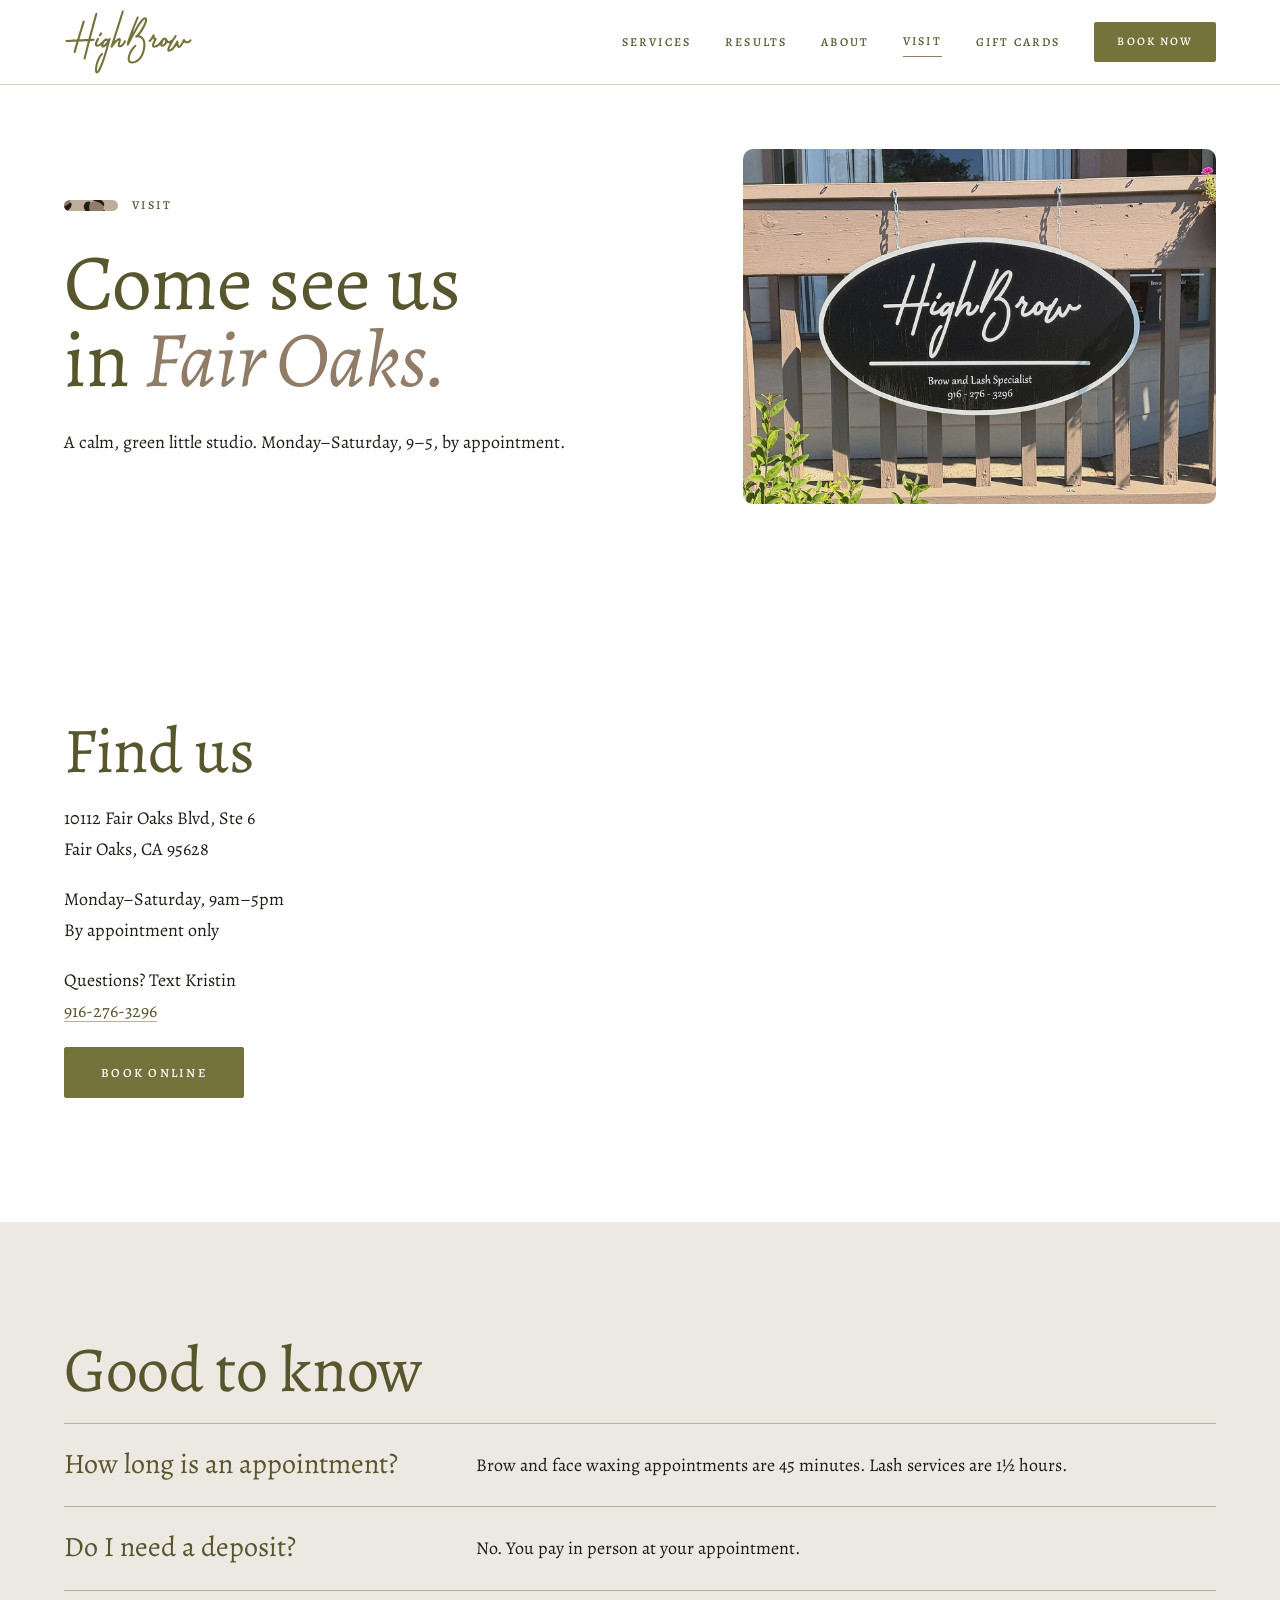
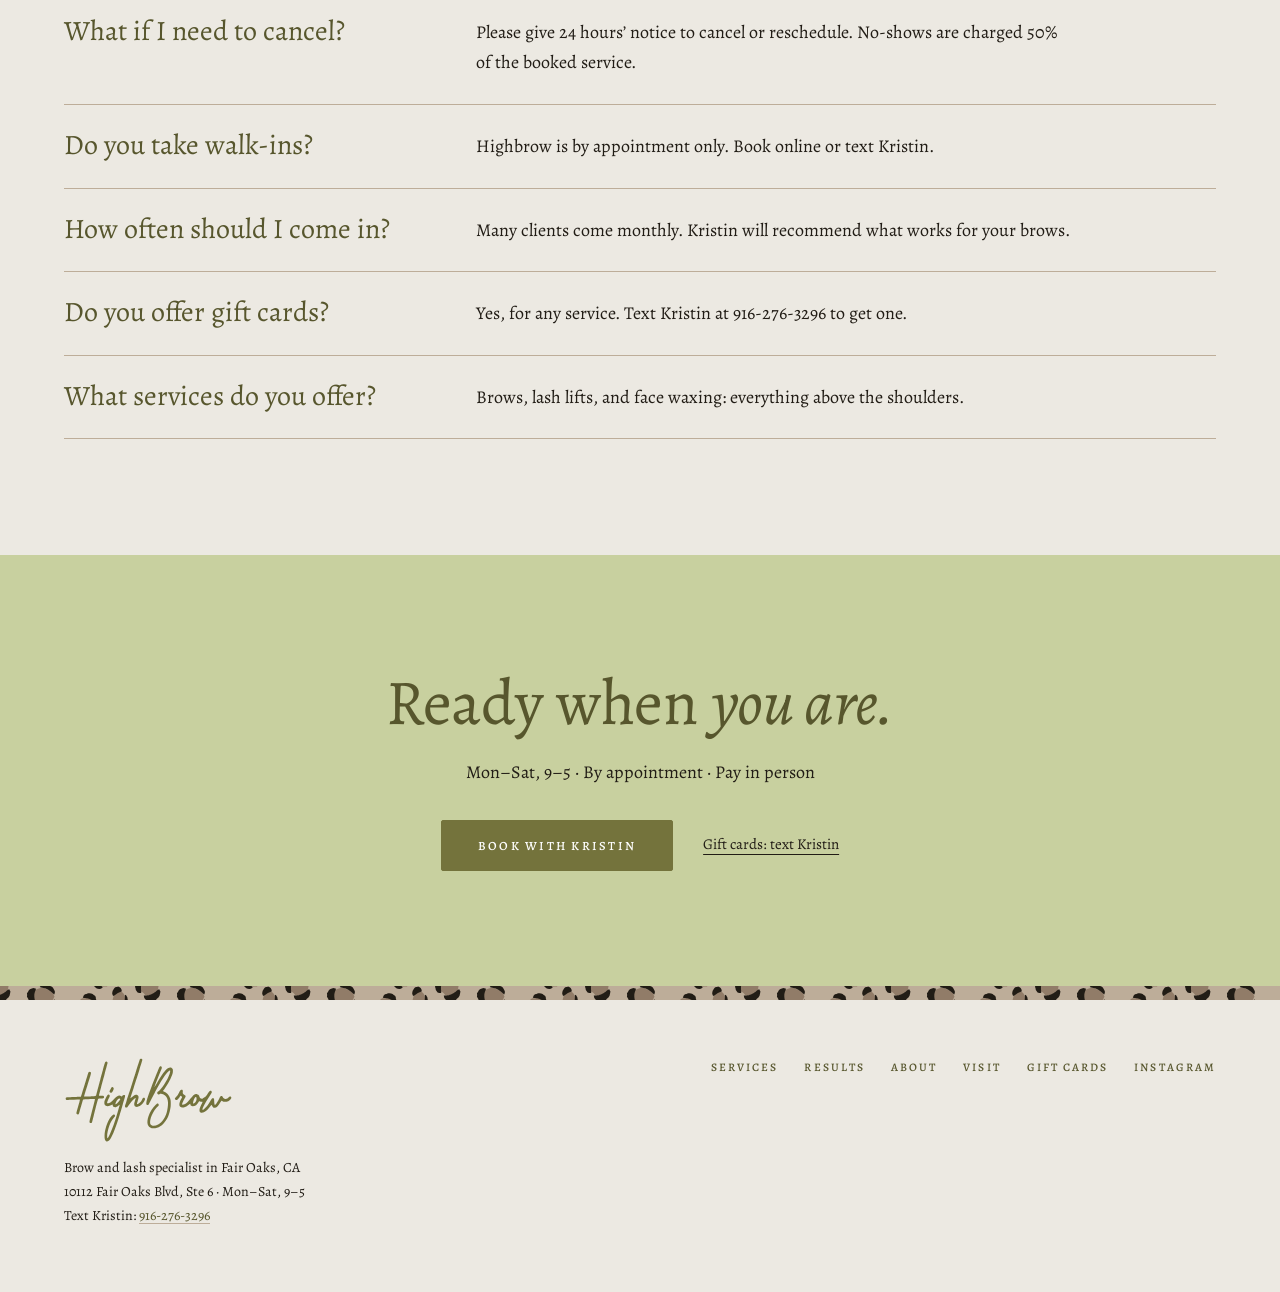
<file: visit.html>
<!doctype html>
<html lang="en">
<head>
<meta charset="utf-8">
<meta name="viewport" content="width=device-width, initial-scale=1">
<script>document.documentElement.classList.add('js');setTimeout(function(){if(!window.hbReveal)document.documentElement.classList.remove('js')},2500)</script>
<title>Visit and FAQ | Highbrow, Fair Oaks</title>
<meta name="description" content="Find Highbrow at 10112 Fair Oaks Blvd, Ste 6, Fair Oaks, CA. Open Monday–Saturday, 9–5, by appointment.">
<meta property="og:type" content="website">
<meta property="og:site_name" content="Highbrow">
<meta property="og:url" content="https://highbrow916.com/visit">
<meta property="og:title" content="Visit and FAQ | Highbrow, Fair Oaks">
<meta property="og:description" content="Find Highbrow at 10112 Fair Oaks Blvd, Ste 6, Fair Oaks, CA. Open Monday–Saturday, 9–5, by appointment.">
<meta property="og:image" content="https://highbrow916.com/images/highbrow-share-card-v6.jpg">
<meta property="og:image:width" content="1200">
<meta property="og:image:height" content="630">
<meta property="og:image:alt" content="HighBrow, Brows done to a higher standard: Kristin, owner of Highbrow, smiling in her studio in Fair Oaks, CA">
<meta name="twitter:card" content="summary_large_image">
<link rel="preconnect" href="https://fonts.googleapis.com">
<link rel="preconnect" href="https://fonts.gstatic.com" crossorigin>
<link href="https://fonts.googleapis.com/css2?family=Alegreya:ital,wght@0,400;0,500;1,400&display=swap" rel="stylesheet">
<link rel="stylesheet" href="styles.css">
<script src="site.js" defer></script>
</head>
<body><header class="top"><div class="wrap">
<a class="logo" href="index.html">HighBrow</a>
<nav class="nav" aria-label="Main"><a href="services.html">Services</a><a href="results.html">Results</a><a href="about.html">About</a><a href="visit.html" aria-current="page">Visit</a><a href="sms:+19162763296">Gift&nbsp;cards</a><a class="btn" href="https://www.vagaro.com/highbrow">Book now</a></nav>
<details class="menu"><summary>Menu</summary><div class="panel"><a href="services.html">Services</a><a href="results.html">Results</a><a href="about.html">About</a><a href="visit.html" aria-current="page">Visit</a><a href="sms:+19162763296">Gift&nbsp;cards</a><a href="https://www.vagaro.com/highbrow">Book&nbsp;now</a></div></details>
</div></header>
<main><section class="hero page-hero"><div class="copy"><p class="reveal kicker">Visit</p><h1 class="reveal">Come see us in <em>Fair&nbsp;Oaks.</em></h1><p class="reveal lead">A calm, green little studio. <span class="nw">Monday–Saturday,</span> <span class="nw">9–5,</span>&nbsp;by&nbsp;appointment.</p></div><img class="reveal" src="images/studio_sign.jpg" alt="The HighBrow sign outside the studio in Fair Oaks: Brow and Lash Specialist, 916-276-3296"></section><section class="block"><div class="wrap grid2"><div style="display:flex;flex-direction:column;gap:20px"><h2 class="reveal">Find&nbsp;us</h2><p class="reveal">10112 Fair Oaks Blvd,&nbsp;Ste&nbsp;6<br>Fair Oaks,&nbsp;CA&nbsp;95628</p><p class="reveal"><span class="nw">Monday–Saturday,</span>&nbsp;<span class="nw">9am–5pm</span><br>By&nbsp;appointment&nbsp;only</p><p class="reveal">Questions?&nbsp;Text&nbsp;Kristin<br><a href="sms:+19162763296"><span class="nw">916-276-3296</span></a></p><div class="reveal actions"><a class="btn" href="https://www.vagaro.com/highbrow">Book online</a></div></div>
<iframe class="reveal map" title="Map to Highbrow" loading="lazy" src="https://www.google.com/maps?q=10112+Fair+Oaks+Blvd+Ste+6,+Fair+Oaks,+CA+95628&output=embed"></iframe></div></section>
<section class="block tone"><div class="wrap"><h2 class="reveal" style="margin-bottom:20px">Good to&nbsp;know</h2><div class="reveal faq"><h3>How long is an&nbsp;appointment?</h3><p>Brow and face waxing appointments are 45 minutes. Lash services are&nbsp;1½&nbsp;hours.</p></div><div class="reveal faq"><h3>Do I need a&nbsp;deposit?</h3><p>No. You pay in person at&nbsp;your&nbsp;appointment.</p></div><div class="reveal faq"><h3>What if I need to&nbsp;cancel?</h3><p>Please give 24 hours’ notice to cancel or reschedule. <span class="nw">No-shows</span> are charged 50% of the&nbsp;booked&nbsp;service.</p></div><div class="reveal faq"><h3>Do you take&nbsp;<span class="nw">walk-ins?</span></h3><p>Highbrow is by appointment only. Book online or&nbsp;text&nbsp;Kristin.</p></div><div class="reveal faq"><h3>How often should I come&nbsp;in?</h3><p>Many clients come monthly. Kristin will recommend what works for&nbsp;your&nbsp;brows.</p></div><div class="reveal faq"><h3>Do you offer gift&nbsp;cards?</h3><p>Yes, for any service. Text Kristin at <span class="nw">916-276-3296</span> to&nbsp;get&nbsp;one.</p></div><div class="reveal faq"><h3>What services do you&nbsp;offer?</h3><p>Brows, lash lifts, and face waxing: everything above&nbsp;the&nbsp;shoulders.</p></div></div></section><section class="cta"><h2 class="reveal">Ready when <em>you&nbsp;are.</em></h2><p class="reveal"><span class="nw">Mon–Sat,</span> <span class="nw">9–5</span> · By appointment · Pay&nbsp;in&nbsp;person</p><div class="reveal actions"><a class="btn" href="https://www.vagaro.com/highbrow">Book with Kristin</a><a href="sms:+19162763296">Gift cards:&nbsp;text&nbsp;Kristin</a></div></section></main>
<footer><div class="wrap">
<div><a class="logo" href="index.html">HighBrow</a><p>Brow and lash specialist in Fair&nbsp;Oaks,&nbsp;CA<br>10112 Fair Oaks Blvd, Ste 6 ·&nbsp;<span class="nw">Mon–Sat,</span>&nbsp;<span class="nw">9–5</span><br>Text&nbsp;Kristin:&nbsp;<a href="sms:+19162763296"><span class="nw">916-276-3296</span></a></p></div>
<nav aria-label="Footer"><a href="services.html">Services</a><a href="results.html">Results</a><a href="about.html">About</a><a href="visit.html">Visit</a><a href="sms:+19162763296">Gift&nbsp;cards</a><a href="https://www.instagram.com/highbrow916/">Instagram</a></nav>
</div></footer>
<div class="mbar"><a class="btn line" href="sms:+19162763296">Text</a><a class="btn" href="https://www.vagaro.com/highbrow">Book now</a></div>
</body>
</html>
</file>
<file: styles.css>
/* Palette (2026-10-23, Camille): measured from her "Léopard + Green" mood board: white, Lily Green, Cardamom Seed,
   leopard cream, tan and black. --cream is the leopard cream lightened so text on it stays readable. */
:root{--bg:#FFFFFF;--cream:#ECE9E2;--tan:#917C68;--sand:#BDAD99;--line:#D5CFBF;--lily:#C8D09F;--olive:#74733C;--olive-deep:#57562D;--ink:#211C15;
--serif:'Alegreya',Georgia,serif;
--section:clamp(72px,9vw,136px);
--radius-img:10px}
*{box-sizing:border-box}
html{scroll-behavior:smooth}
body{margin:0;background:var(--bg);color:var(--ink);font-family:var(--serif);font-size:18px;line-height:1.7;-webkit-font-smoothing:antialiased}
::selection{background:var(--lily);color:var(--ink)}
img{max-width:100%;display:block}
a{color:var(--olive-deep);text-decoration-color:var(--sand);text-decoration-thickness:1px;text-underline-offset:.24em}
a:hover{color:var(--olive-deep);text-decoration-color:var(--tan)}
a:focus-visible,button:focus-visible,summary:focus-visible{outline:2px solid var(--olive);outline-offset:3px}
/* Editorial type (fonts 2026-10-23, Camille: match the studio sign): large Alegreya headlines, one italic phrase per headline (<em>) in leopard tan. */
h1,h2,h3{font-family:var(--serif);font-weight:400;color:var(--olive-deep);margin:0;line-height:1.02;letter-spacing:-.005em;text-wrap:balance}
h1{font-size:clamp(48px,7.4vw,90px);line-height:.98}
h2{font-size:clamp(42px,5vw,68px)}
h3{font-size:28px;font-weight:400;letter-spacing:0}
h1 em,h2 em,h3 em{font-style:italic;font-weight:400;color:var(--tan)}
p{margin:0;text-wrap:pretty}
.nw{white-space:nowrap}
.wrap{max-width:1200px;margin:0 auto;padding:0 24px}
/* Small uppercase labels with a tiny leopard bar lead-in. */
.kicker{display:flex;align-items:center;gap:14px;font-size:12px;font-weight:500;color:var(--olive-deep);letter-spacing:.2em;text-transform:uppercase;text-wrap:balance}
.kicker::before{content:"";flex:none;width:54px;height:11px;border-radius:6px;background:url(images/leopard.svg) 0 0/110px}
/* Buttons: solid olive with white text, small uppercase label. */
.btn{display:inline-block;background:var(--olive);color:#fff;border:1px solid var(--olive);text-decoration:none;padding:17px 36px;border-radius:2px;font-size:12.5px;font-weight:500;letter-spacing:.18em;text-transform:uppercase;line-height:1.2;text-align:center;transition:background-color .25s ease,border-color .25s ease}
.btn:hover{color:#fff;background:var(--olive-deep);border-color:var(--olive-deep)}
.btn.line{background:transparent;color:var(--olive-deep);border-color:var(--olive)}
.btn.line:hover{background:var(--cream);color:var(--olive-deep)}
.more,.actions a:not(.btn),.head > a,.head .small a,.row2 a{font-size:15px;text-underline-offset:.35em}
/* Header */
.top{border-bottom:1px solid var(--line);background:var(--bg);position:sticky;top:0;z-index:20}
.top .wrap{display:flex;align-items:center;justify-content:space-between;height:84px}
/* Logo: the "HighBrow" lettering traced from the studio's window sign (images/highbrow-logo.svg), drawn in olive.
   The link keeps its text for screen readers; font-size:0 hides it visually. */
.logo{display:block;width:128px;aspect-ratio:1641/826;font-size:0;color:var(--olive);text-decoration:none}
.logo::before{content:"";display:block;height:100%;background:currentColor;-webkit-mask:url(images/highbrow-logo.svg) center/contain no-repeat;mask:url(images/highbrow-logo.svg) center/contain no-repeat}
.logo:hover{color:var(--olive)}
.nav{display:flex;align-items:center;gap:34px;font-size:12px;font-weight:500;letter-spacing:.18em;text-transform:uppercase}
.nav a{text-decoration:none;padding:4px 0}
.nav a:hover{text-decoration:underline;text-decoration-color:var(--tan)}
.nav a.btn{padding:12px 22px;font-size:11.5px;color:#fff}
.nav a.btn:hover{text-decoration:none}
.nav a[aria-current="page"]{border-bottom:1px solid var(--tan)}
.menu{display:none}
/* Hero: copy beside an inset photo, inside the page width. */
.hero{max-width:1200px;margin:0 auto;padding:clamp(40px,5vw,72px) 24px var(--section);display:grid;grid-template-columns:minmax(0,1.1fr) minmax(0,.9fr);gap:clamp(32px,5vw,80px);align-items:center}
.hero .copy{display:flex;flex-direction:column;justify-content:center;gap:28px}
.hero .copy p.lead{font-size:18px;max-width:470px}
.hero img{width:100%;aspect-ratio:4/5;max-height:720px;object-fit:cover;border-radius:var(--radius-img)}
.hero-photo{gap:14px}
/* Leopard accent (Kristin loves animal print): a leopard panel peeks out behind the homepage photo. */
.hero-photo .frame{position:relative;display:block;isolation:isolate}
.hero-photo .frame::before{content:"";position:absolute;inset:-22px -22px 22px 22px;background:url(images/leopard.svg) 0 0/240px;border-radius:var(--radius-img);z-index:-1}
.hero-photo figcaption{font-size:11.5px;letter-spacing:.2em;text-transform:uppercase;color:var(--olive-deep)}
.hero .note{font-family:var(--serif);font-style:italic;font-size:22px;line-height:1.4;color:var(--olive-deep)}
.actions{display:flex;align-items:center;gap:30px;flex-wrap:wrap}
.page-hero{grid-template-columns:minmax(0,1.3fr) minmax(0,1fr);padding-bottom:clamp(56px,7vw,104px)}
.page-hero img{aspect-ratio:4/3;max-height:none}
.page-hero h1{font-size:clamp(50px,6.2vw,88px)}
.page-hero .copy p.lead{max-width:none}
.page-hero img[src*="hero_monstera"]{object-position:50% 15%}
.page-hero img[src*="studio_cabinet"]{object-position:50% 0}
/* Promise: a Lily Green band with three italic lines. */
/* Thin leopard ribbons as dividers: top of the promise strip and top of the footer. */
.promise,footer{position:relative}
.promise::before,footer::before{content:"";position:absolute;left:0;right:0;top:0;height:14px;background:url(images/leopard.svg) 0 0/150px}
.promise{background:var(--lily);padding-top:14px}
.promise .wrap{display:grid;grid-template-columns:repeat(3,minmax(0,1fr));padding-top:44px;padding-bottom:44px;text-align:center;font-family:var(--serif);font-style:italic;font-size:clamp(25px,2.4vw,31px);line-height:1.25;color:var(--ink)}
.promise p{padding:0 24px}
.promise p+p{border-left:1px solid rgba(33,28,21,.2)}
section.block{padding:var(--section) 0}
/* Alternate sections sit on cream. */
section.tone{background:var(--cream)}
.head{display:flex;justify-content:space-between;align-items:flex-end;gap:24px;margin-bottom:clamp(36px,4vw,56px);flex-wrap:wrap}
.head > div{display:flex;flex-direction:column;gap:18px}
.grid3{display:grid;grid-template-columns:repeat(3,minmax(0,1fr));gap:clamp(24px,3vw,40px)}
.grid2{display:grid;grid-template-columns:minmax(0,1fr) minmax(0,1fr);gap:clamp(40px,7vw,104px);align-items:center}
figure{margin:0;display:flex;flex-direction:column;gap:14px}
figure img{width:100%;aspect-ratio:9/7;object-fit:cover;border-radius:var(--radius-img)}
figcaption{font-size:11.5px;font-weight:500;letter-spacing:.2em;text-transform:uppercase;color:var(--olive-deep)}
.card{background:var(--cream);border-radius:2px;padding:26px 28px;display:flex;flex-direction:column;gap:8px}
.card.feature{box-shadow:inset 0 0 0 1px var(--tan)}
.card .row{display:flex;justify-content:space-between;align-items:baseline;gap:16px}
.price{color:var(--ink);font-size:16px;font-weight:500;white-space:nowrap}
.card p{font-size:15px}
.card .time{font-size:11.5px;letter-spacing:.18em;text-transform:uppercase;color:var(--olive-deep)}
.small{font-size:15px}
/* Price menu: hairline rows, serif names and prices, like a salon menu. */
.svc{display:grid;grid-template-columns:repeat(2,minmax(0,1fr));column-gap:clamp(40px,6vw,96px);border-bottom:1px solid var(--sand)}
.svc .card{background:none;border-radius:0;box-shadow:none;padding:26px 0 28px;border-top:1px solid var(--sand);gap:6px}
.svc .card .row h3{font-size:clamp(27px,2.4vw,33px)}
.svc .price{font-family:var(--serif);font-size:clamp(25px,2.2vw,30px);font-weight:400}
.svc .card p{font-size:15px;max-width:440px}
.group{display:grid;grid-template-columns:minmax(0,1fr) minmax(0,2.2fr);gap:clamp(24px,5vw,80px);align-items:start;margin-bottom:clamp(56px,7vw,96px)}
.group h2{font-size:clamp(40px,4.2vw,58px);padding-top:16px}
.group .svc{grid-template-columns:minmax(0,1fr)}
@media (min-width:861px){.group ~ .small,.group ~ .actions{margin-left:calc((100% - clamp(24px,5vw,80px)) / 3.2 + clamp(24px,5vw,80px))}}
/* Reviews: the first quote is a large centered pull quote, the rest sit below it. */
blockquote{margin:0;display:flex;flex-direction:column;gap:16px}
blockquote::before{content:"";width:64px;height:11px;border-radius:6px;background:url(images/leopard.svg) 0 0/110px;margin-bottom:6px}
blockquote p{font-family:var(--serif);font-style:italic;font-size:26px;line-height:1.35;color:var(--olive-deep)}
cite{font-style:normal;font-size:11.5px;font-weight:500;letter-spacing:.2em;text-transform:uppercase;color:var(--olive-deep)}
.quotes{display:grid;grid-template-columns:repeat(2,minmax(0,1fr));gap:clamp(48px,6vw,80px) clamp(40px,6vw,88px);align-items:start}
.quotes.q3{grid-template-columns:repeat(3,minmax(0,1fr))}
.quotes blockquote:first-child{grid-column:1/-1;align-items:center;text-align:center;max-width:960px;margin:0 auto clamp(8px,2vw,24px)}
.quotes blockquote:first-child p{font-size:clamp(32px,4vw,52px);line-height:1.18}
.photo{width:100%;aspect-ratio:4/5;object-fit:cover;border-radius:var(--radius-img)}
.wide{width:100%;aspect-ratio:4/3;object-fit:cover;border-radius:var(--radius-img)}
/* About: wider text column so her set line breaks fit (see about.html) */
.about-split{grid-template-columns:minmax(0,.8fr) minmax(0,1.2fr)}
.about-split p{max-width:540px}
.pillars{counter-reset:pillar}
.pillars .card{background:none;border-radius:0;padding:26px 0 0;border-top:1px solid var(--sand);gap:12px;counter-increment:pillar}
.pillars .card::before{content:counter(pillar,decimal-leading-zero);font-family:var(--serif);font-style:italic;font-size:26px;color:var(--tan)}
.pillars .card h3{font-size:32px}
.gallery{align-items:start}
.gallery img:nth-child(2){margin-top:72px}
/* Booking and closing bands: Lily Green, centered, generous space. */
.book,.cta{background:var(--lily);color:var(--ink)}
.book h2 em,.cta h2 em{color:inherit}
.book a:not(.btn),.cta a:not(.btn){color:var(--ink);text-decoration-color:var(--ink)}
.book{padding:var(--section) 0;text-align:center}
.book .wrap{display:flex;flex-direction:column;align-items:center}
.book .card{background:none;padding:0;align-items:center;gap:6px}
.book .card .btn{margin-top:26px}
.book .card h3{font-size:32px}
.book .row2{display:flex;justify-content:center;align-items:center;margin-top:30px;font-size:15px;flex-wrap:wrap;gap:10px 28px}
.cta{text-align:center;padding:var(--section) 24px;display:flex;flex-direction:column;align-items:center;gap:22px}
.cta .actions{margin-top:10px;justify-content:center}
.faq{border-top:1px solid var(--sand);padding:26px 0;display:grid;grid-template-columns:380px minmax(0,1fr);gap:32px}
.faq:last-child{border-bottom:1px solid var(--sand)}
.faq h3{font-size:28px}
.map{width:100%;aspect-ratio:4/3;border:0;border-radius:var(--radius-img)}
footer{background:var(--cream);padding:72px 0 64px}
footer .wrap{display:flex;justify-content:space-between;align-items:flex-start;gap:32px;flex-wrap:wrap;font-size:14px}
footer .logo{width:168px;margin-bottom:14px}
footer nav{display:flex;gap:26px;flex-wrap:wrap;font-size:11.5px;font-weight:500;letter-spacing:.18em;text-transform:uppercase}
footer nav a{text-decoration:none}
footer nav a:hover{text-decoration:underline;text-decoration-color:var(--tan)}
.mbar{display:none}
@media (min-width:980px){.one-line{white-space:nowrap;font-size:min(18px,1.75vw)}}
/* Smallest phones (320px): keep glued headline and pull-quote endings inside the screen. */
@media (max-width:359px){h1{font-size:41px}.page-hero h1{font-size:44px}.quotes blockquote:first-child p{font-size:28px}}
@media (max-width:979px){br.dk{display:none}}
@media (max-width:860px){
 body{font-size:17px}
 :root{--radius-img:8px}
 .nav{display:none}
 .menu{display:block;position:relative}
 .menu summary{list-style:none;cursor:pointer;font-weight:500;font-size:12px;letter-spacing:.18em;text-transform:uppercase;padding:8px 0;color:var(--olive-deep)}
 .menu summary::-webkit-details-marker{display:none}
 .menu .panel{position:absolute;right:0;top:44px;background:var(--bg);border:1px solid var(--line);border-radius:2px;padding:16px 22px;display:flex;flex-direction:column;gap:14px;min-width:200px;font-size:12px;font-weight:500;letter-spacing:.18em;text-transform:uppercase;box-shadow:0 14px 30px -18px rgba(33,28,21,.35)}
 .menu .panel a{text-decoration:none}
 .top .wrap{height:66px}
 .logo{width:100px}
 .hero,.page-hero{grid-template-columns:minmax(0,1fr);padding-top:20px;padding-bottom:64px;gap:30px}
 .hero > img,.hero-photo{order:-1}
 .hero-photo figcaption{display:none}
 .hero-photo .frame::before{inset:-14px -14px 14px 14px}
 .hero img{aspect-ratio:1/1;object-position:50% 4%}
 .hero-photo img{object-position:50% 8%}
 .page-hero img{aspect-ratio:4/3}
 .hero .actions .btn{width:100%}
 .promise .wrap{grid-template-columns:minmax(0,1fr);gap:14px;padding-top:32px;padding-bottom:32px}
 .promise p+p{border-left:0}
 .grid3,.grid2,.svc,.quotes,.quotes.q3,.group{grid-template-columns:minmax(0,1fr)}
 .grid3,.grid2{gap:32px}
 .group{gap:8px}
 .group h2{padding-top:0}
 .quotes blockquote:first-child{margin-bottom:0}
 .gallery img:nth-child(2){margin-top:0}
 .faq{grid-template-columns:minmax(0,1fr);gap:6px}
 .mbar{display:flex;position:fixed;left:0;right:0;bottom:0;background:var(--bg);border-top:1px solid var(--line);padding:12px 16px calc(12px + env(safe-area-inset-bottom));gap:12px;z-index:30}
 .mbar a{flex:1}.mbar a.btn:last-child{flex:2}
 .mbar .btn{padding:15px 12px}
 footer{padding:56px 0 120px}
 footer .logo{width:140px}
}
/* Scroll reveal (site.js): blocks fade up into place as they scroll into view. */
html.js .reveal{opacity:0;transform:translateY(32px);transition:opacity .9s cubic-bezier(.22,1,.36,1),transform .9s cubic-bezier(.22,1,.36,1)}
html.js .reveal.in{opacity:1;transform:none}
@media (prefers-reduced-motion:reduce){html{scroll-behavior:auto}.btn{transition:none}html.js .reveal{opacity:1;transform:none;transition:none}}
</file>
